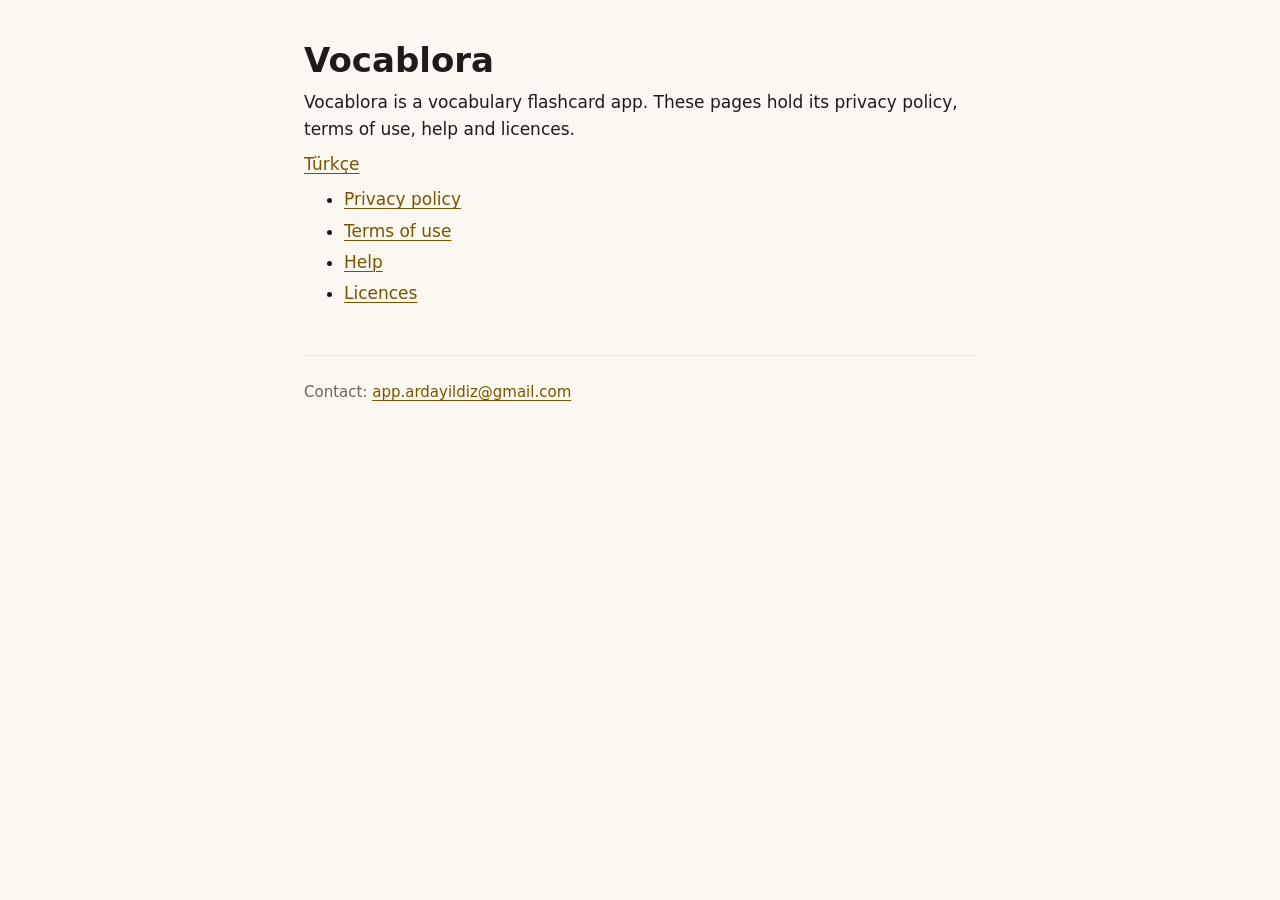
<file: index.html>
<!doctype html>
<html lang="en">
  <head>
    <meta charset="utf-8" />
    <meta name="viewport" content="width=device-width, initial-scale=1.0, viewport-fit=cover" />
    <title>Vocablora</title>
    <meta
      name="description"
      content="Privacy policy, terms of use and help for the Vocablora app."
    />
    <link rel="icon" href="favicon.svg" type="image/svg+xml" />
    <link rel="alternate" hreflang="tr" href="tr/" />
    <link rel="stylesheet" href="legal.css" />
  </head>
  <body>
    <main class="page">
      <h1>Vocablora</h1>
      <p>
        Vocablora is a vocabulary flashcard app. These pages hold its privacy policy, terms of use,
        help and licences.
      </p>
      <p><a href="tr/" hreflang="tr" lang="tr">Türkçe</a></p>

      <ul>
        <li><a href="privacy/">Privacy policy</a></li>
        <li><a href="terms/">Terms of use</a></li>
        <li><a href="help/">Help</a></li>
        <li><a href="licenses/">Licences</a></li>
      </ul>

      <footer>
        <p>Contact: <a href="mailto:app.ardayildiz@gmail.com">app.ardayildiz@gmail.com</a></p>
      </footer>
    </main>
  </body>
</html>
</file>
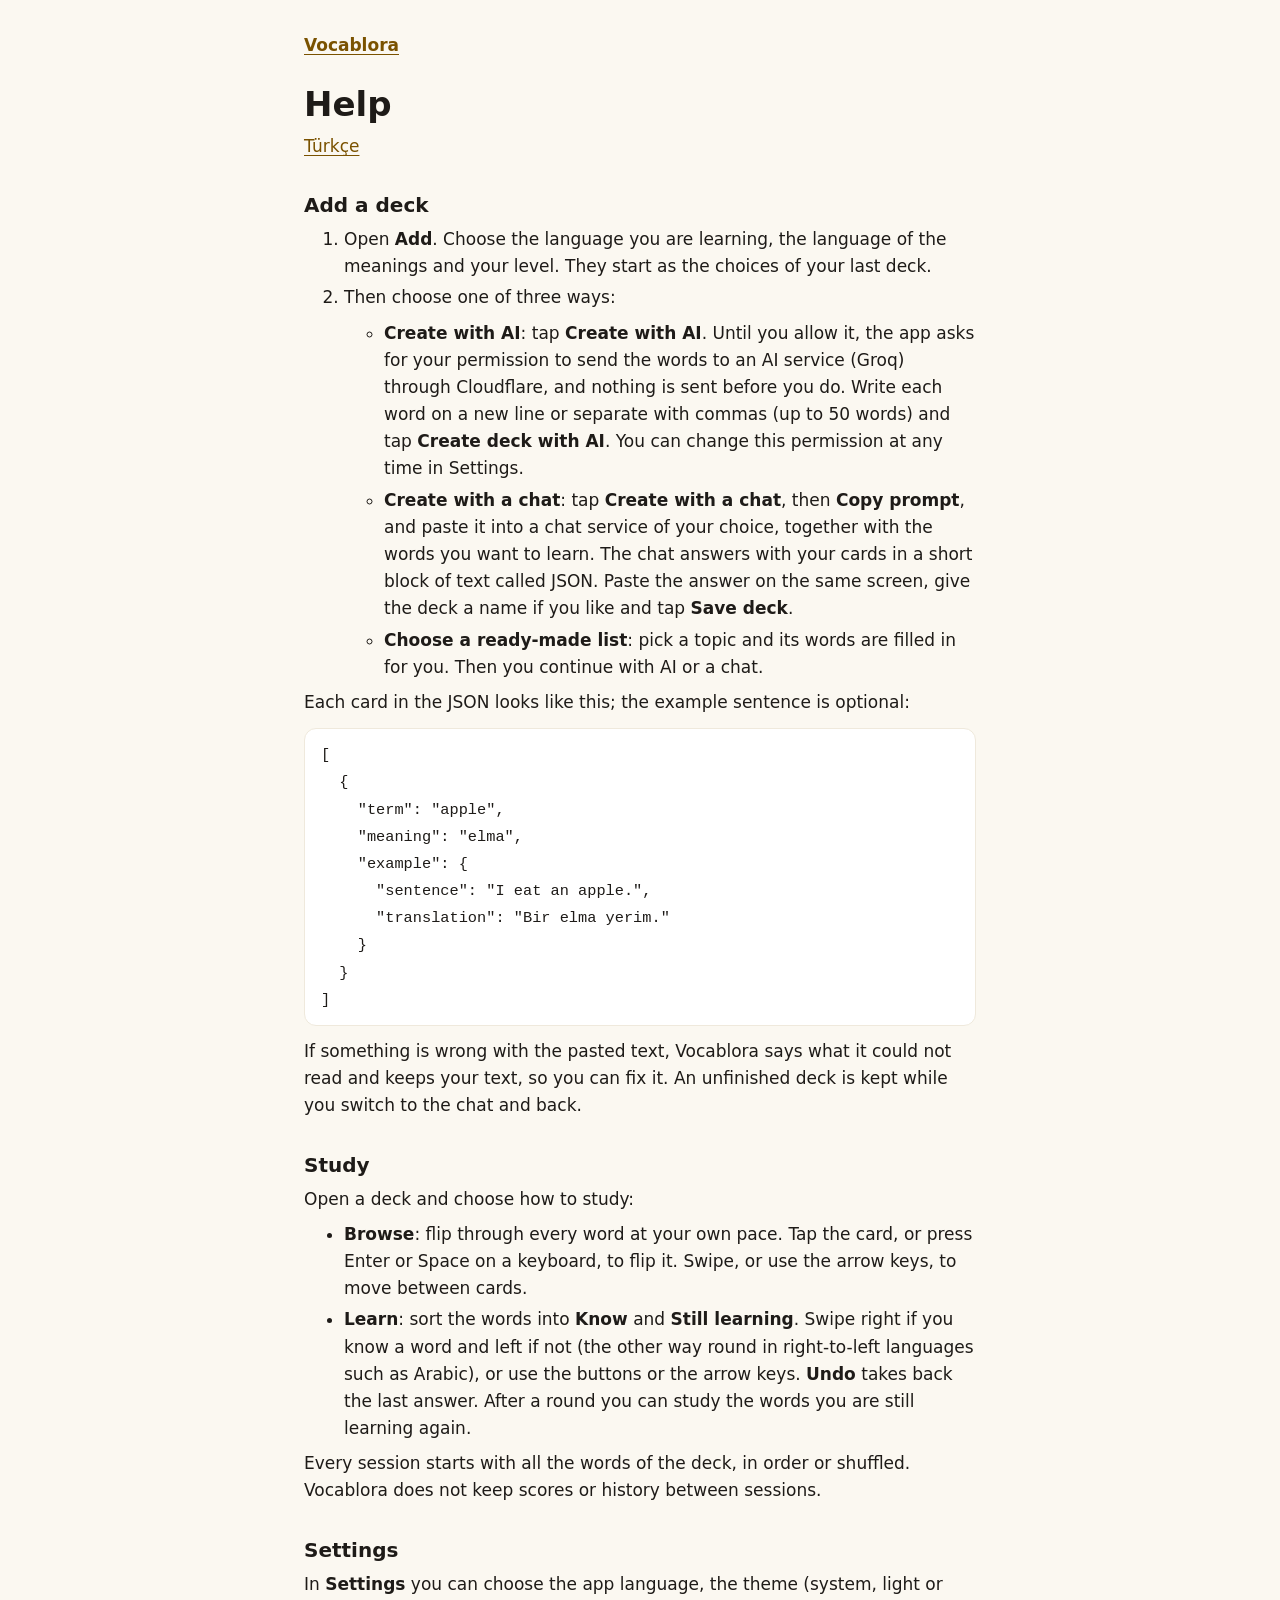
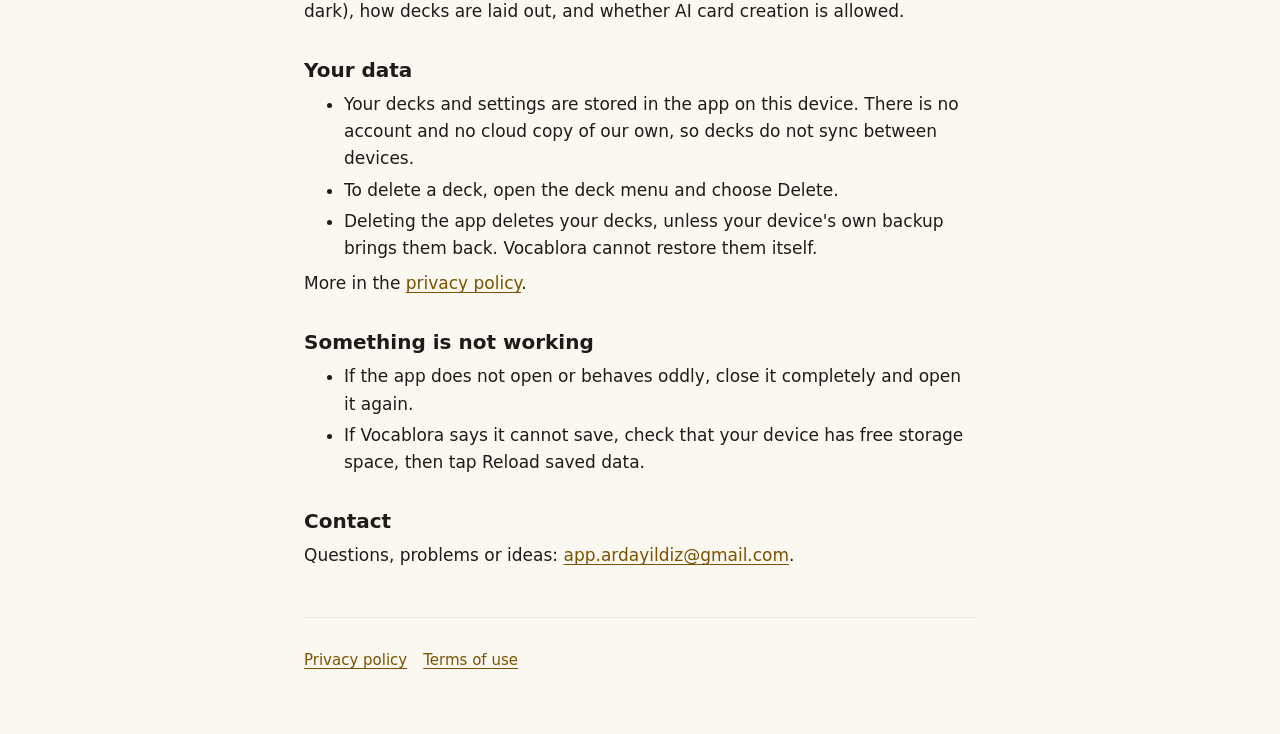
<file: help/index.html>
<!doctype html>
<html lang="en">
  <head>
    <meta charset="utf-8" />
    <meta name="viewport" content="width=device-width, initial-scale=1.0, viewport-fit=cover" />
    <title>Help | Vocablora</title>
    <meta
      name="description"
      content="How to add decks, study and look after your data in the Vocablora app."
    />
    <link rel="icon" href="../favicon.svg" type="image/svg+xml" />
    <link rel="alternate" hreflang="tr" href="../tr/help/" />
    <link rel="stylesheet" href="../legal.css" />
  </head>
  <body>
    <main class="page">
      <a class="back" href="../">Vocablora</a>
      <h1>Help</h1>
      <p><a href="../tr/help/" hreflang="tr" lang="tr">Türkçe</a></p>

      <h2>Add a deck</h2>
      <ol>
        <li>
          Open <strong>Add</strong>. Choose the language you are learning, the language of the
          meanings and your level. They start as the choices of your last deck.
        </li>
        <li>
          Then choose one of three ways:
          <ul>
            <li>
              <strong>Create with AI</strong>: tap <strong>Create with AI</strong>. Until
              you allow it, the app asks for your permission to send the words to an AI service
              (Groq) through Cloudflare, and nothing is sent before you do. Write each word on a new line or separate with commas (up to 50
              words) and tap <strong>Create deck with AI</strong>. You can change this permission at
              any time in Settings.
            </li>
            <li>
              <strong>Create with a chat</strong>: tap <strong>Create with a chat</strong>, then
              <strong>Copy prompt</strong>, and paste it into a chat service of your choice, together
              with the words you want to learn. The chat answers with your cards in a short block of
              text called JSON. Paste the answer on the same screen, give the deck a name if you like
              and tap <strong>Save deck</strong>.
            </li>
            <li>
              <strong>Choose a ready-made list</strong>: pick a topic and its words are filled in
              for you. Then you continue with AI or a chat.
            </li>
          </ul>
        </li>
      </ol>
      <p>Each card in the JSON looks like this; the example sentence is optional:</p>
      <pre tabindex="0" role="region" aria-label="Example JSON"><code>[
  {
    "term": "apple",
    "meaning": "elma",
    "example": {
      "sentence": "I eat an apple.",
      "translation": "Bir elma yerim."
    }
  }
]</code></pre>
      <p>
        If something is wrong with the pasted text, Vocablora says what it could not read and keeps
        your text, so you can fix it. An unfinished deck is kept while you switch to the chat and
        back.
      </p>

      <h2>Study</h2>
      <p>Open a deck and choose how to study:</p>
      <ul>
        <li>
          <strong>Browse</strong>: flip through every word at your own pace. Tap the card, or press
          Enter or Space on a keyboard, to flip it. Swipe, or use the arrow keys, to move between
          cards.
        </li>
        <li>
          <strong>Learn</strong>: sort the words into <strong>Know</strong> and
          <strong>Still learning</strong>. Swipe right if you know a word and left if not (the other
          way round in right-to-left languages such as Arabic), or use the buttons or the arrow
          keys. <strong>Undo</strong> takes back the last answer. After a round you can study the
          words you are still learning again.
        </li>
      </ul>
      <p>
        Every session starts with all the words of the deck, in order or shuffled. Vocablora does
        not keep scores or history between sessions.
      </p>

      <h2>Settings</h2>
      <p>
        In <strong>Settings</strong> you can choose the app language, the theme (system, light or
        dark), how decks are laid out, and whether AI card creation is allowed.
      </p>

      <h2>Your data</h2>
      <ul>
        <li>
          Your decks and settings are stored in the app on this device. There is no account and no
          cloud copy of our own, so decks do not sync between devices.
        </li>
        <li>To delete a deck, open the deck menu and choose Delete.</li>
        <li>
          Deleting the app deletes your decks, unless your device's own backup brings them back.
          Vocablora cannot restore them itself.
        </li>
      </ul>
      <p>More in the <a href="../privacy/">privacy policy</a>.</p>

      <h2>Something is not working</h2>
      <ul>
        <li>If the app does not open or behaves oddly, close it completely and open it again.</li>
        <li>
          If Vocablora says it cannot save, check that your device has free storage space, then tap
          Reload saved data.
        </li>
      </ul>

      <h2>Contact</h2>
      <p>
        Questions, problems or ideas:
        <a href="mailto:app.ardayildiz@gmail.com">app.ardayildiz@gmail.com</a>.
      </p>

      <footer>
        <nav aria-label="Vocablora pages">
          <ul>
            <li><a href="../privacy/">Privacy policy</a></li>
            <li><a href="../terms/">Terms of use</a></li>
          </ul>
        </nav>
      </footer>
    </main>
  </body>
</html>
</file>
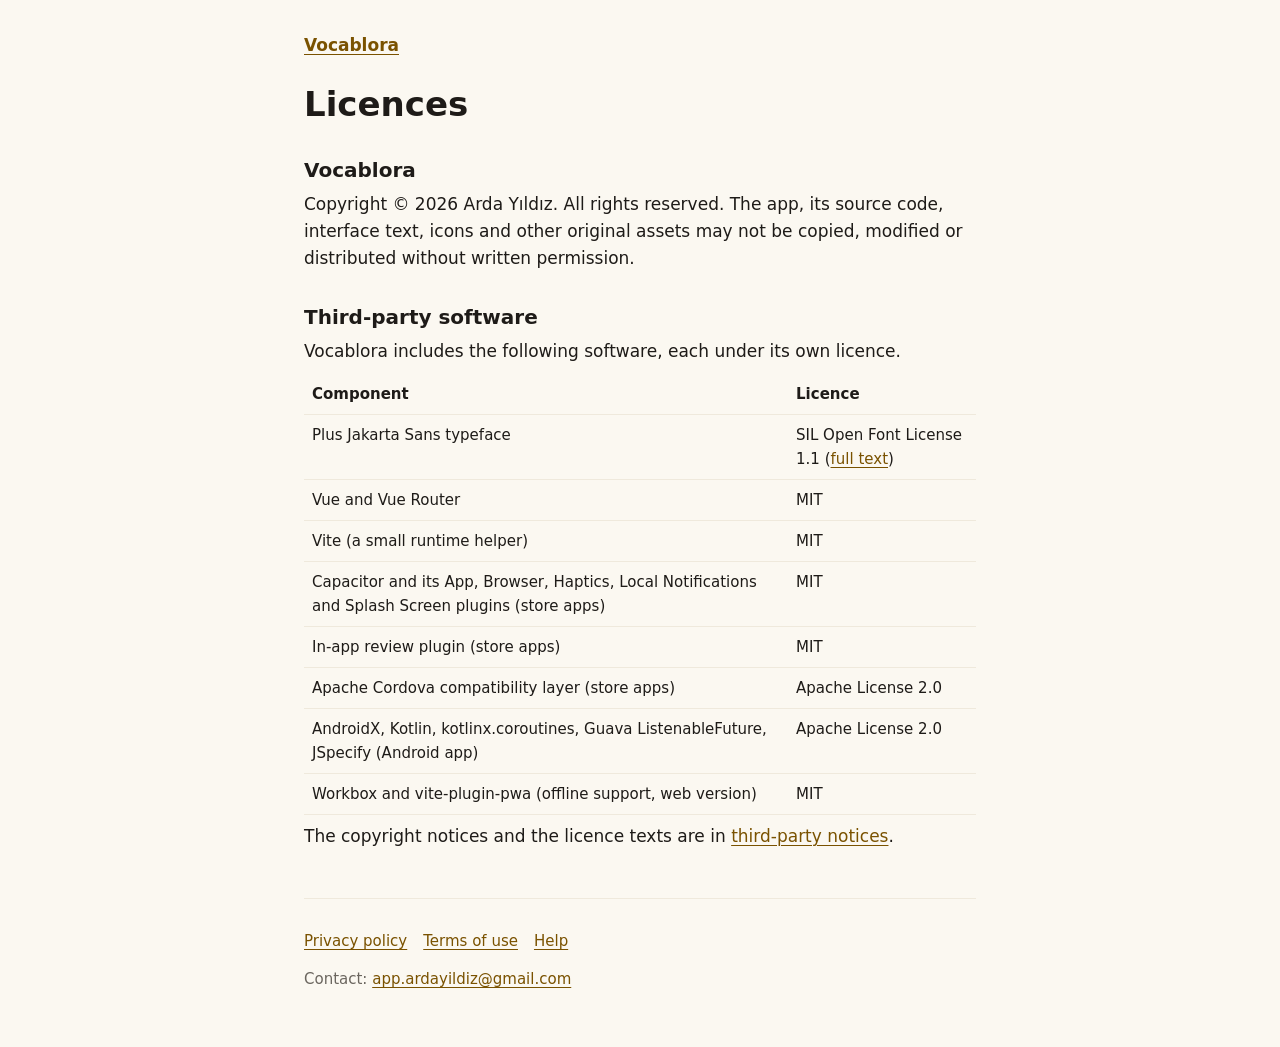
<file: licenses/index.html>
<!doctype html>
<html lang="en">
  <head>
    <meta charset="utf-8" />
    <meta name="viewport" content="width=device-width, initial-scale=1.0, viewport-fit=cover" />
    <title>Licences | Vocablora</title>
    <meta
      name="description"
      content="The licences of Vocablora and of the third-party software it includes."
    />
    <link rel="icon" href="../favicon.svg" type="image/svg+xml" />
    <link rel="stylesheet" href="../legal.css" />
  </head>
  <body>
    <main class="page">
      <a class="back" href="../">Vocablora</a>
      <h1>Licences</h1>

      <h2>Vocablora</h2>
      <p>
        Copyright © 2026 Arda Yıldız. All rights reserved. The app, its source code, interface text,
        icons and other original assets may not be copied, modified or distributed without written
        permission.
      </p>

      <h2>Third-party software</h2>
      <p>Vocablora includes the following software, each under its own licence.</p>
      <table>
        <thead>
          <tr>
            <th scope="col">Component</th>
            <th scope="col">Licence</th>
          </tr>
        </thead>
        <tbody>
          <tr>
            <td>Plus Jakarta Sans typeface</td>
            <td>
              SIL Open Font License 1.1 (<a href="plus-jakarta-sans-OFL.txt">full text</a
              >)
            </td>
          </tr>
          <tr>
            <td>Vue and Vue Router</td>
            <td>MIT</td>
          </tr>
          <tr>
            <td>Vite (a small runtime helper)</td>
            <td>MIT</td>
          </tr>
          <tr>
            <td>
              Capacitor and its App, Browser, Haptics, Local Notifications and Splash Screen plugins
              (store apps)
            </td>
            <td>MIT</td>
          </tr>
          <tr>
            <td>In-app review plugin (store apps)</td>
            <td>MIT</td>
          </tr>
          <tr>
            <td>Apache Cordova compatibility layer (store apps)</td>
            <td>Apache License 2.0</td>
          </tr>
          <tr>
            <td>
              AndroidX, Kotlin, kotlinx.coroutines, Guava ListenableFuture, JSpecify (Android app)
            </td>
            <td>Apache License 2.0</td>
          </tr>
          <tr>
            <td>Workbox and vite-plugin-pwa (offline support, web version)</td>
            <td>MIT</td>
          </tr>
        </tbody>
      </table>
      <p>
        The copyright notices and the licence texts are in
        <a href="third-party-notices.txt">third-party notices</a>.
      </p>

      <footer>
        <nav aria-label="Vocablora pages">
          <ul>
            <li>
              <a href="../privacy/">Privacy policy</a>
            </li>
            <li>
              <a href="../terms/">Terms of use</a>
            </li>
            <li><a href="../help/">Help</a></li>
          </ul>
        </nav>
        <p>Contact: <a href="mailto:app.ardayildiz@gmail.com">app.ardayildiz@gmail.com</a></p>
      </footer>
    </main>
  </body>
</html>
</file>
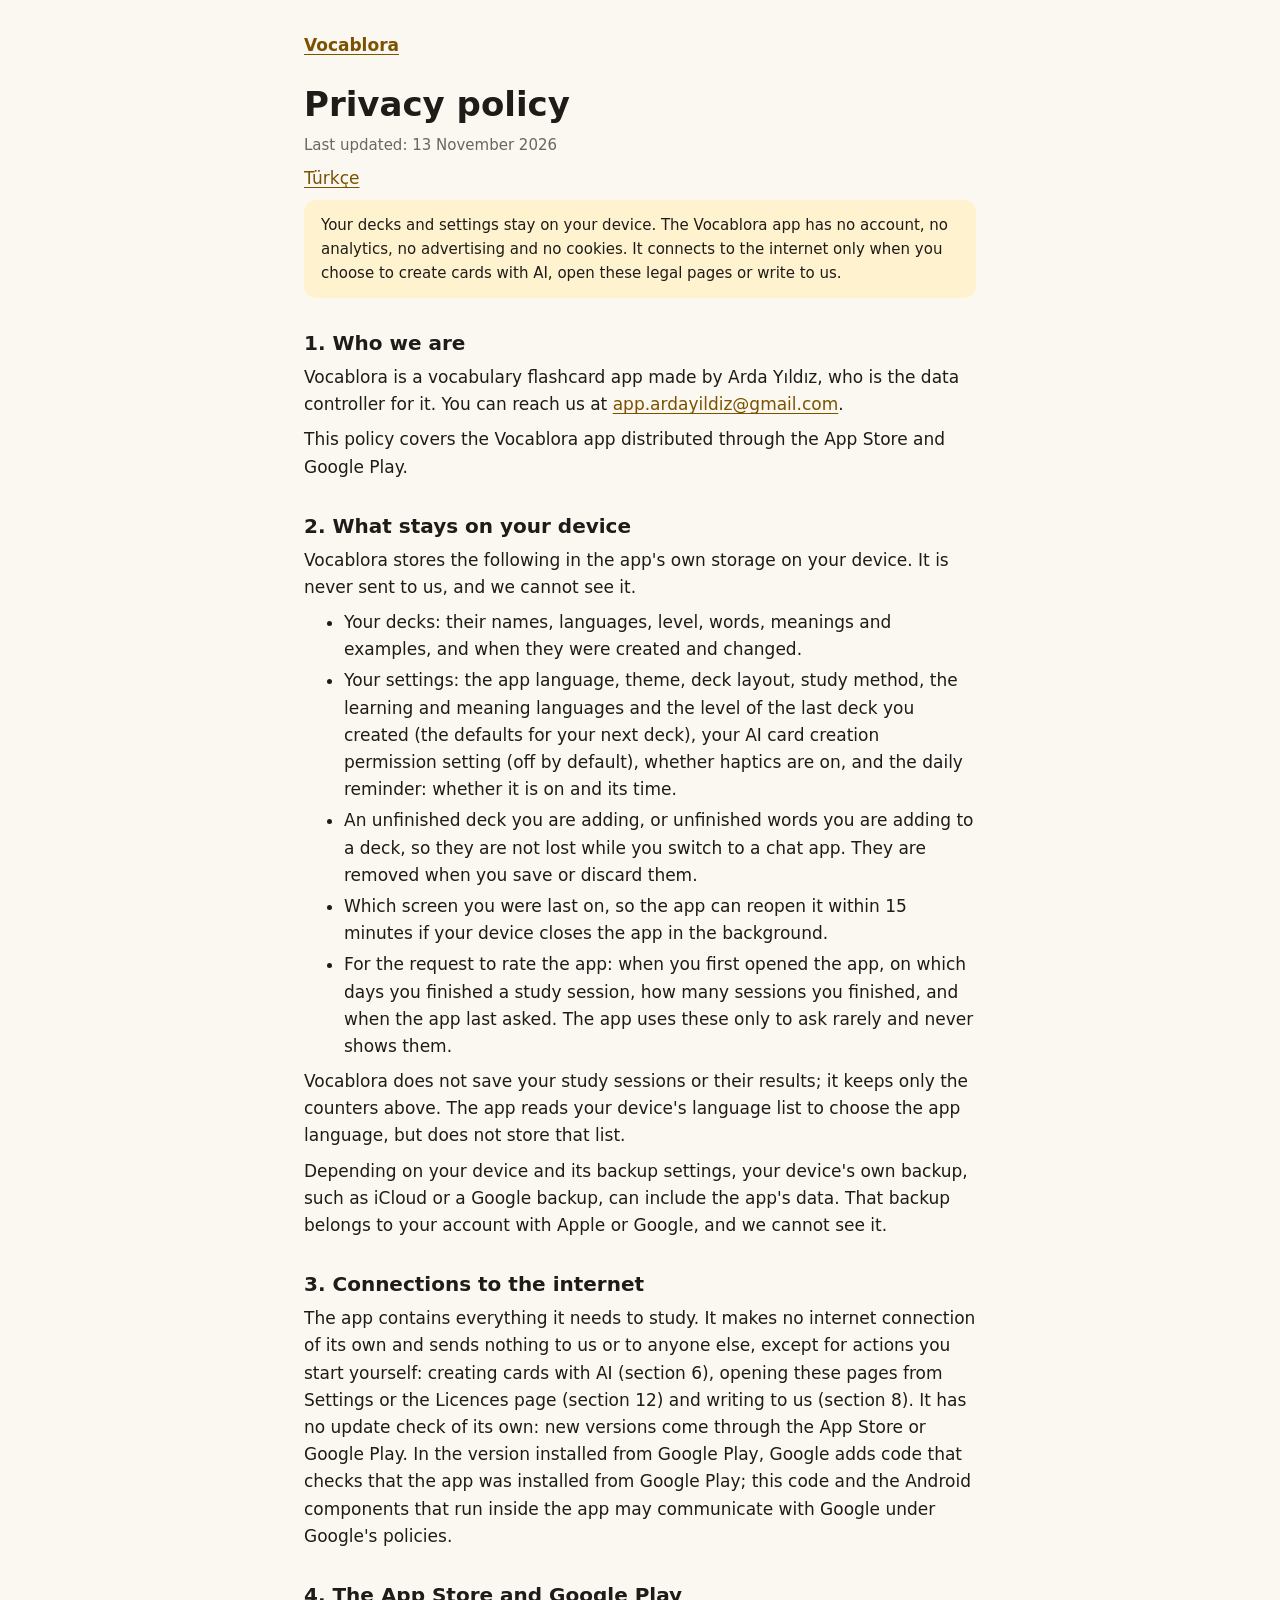
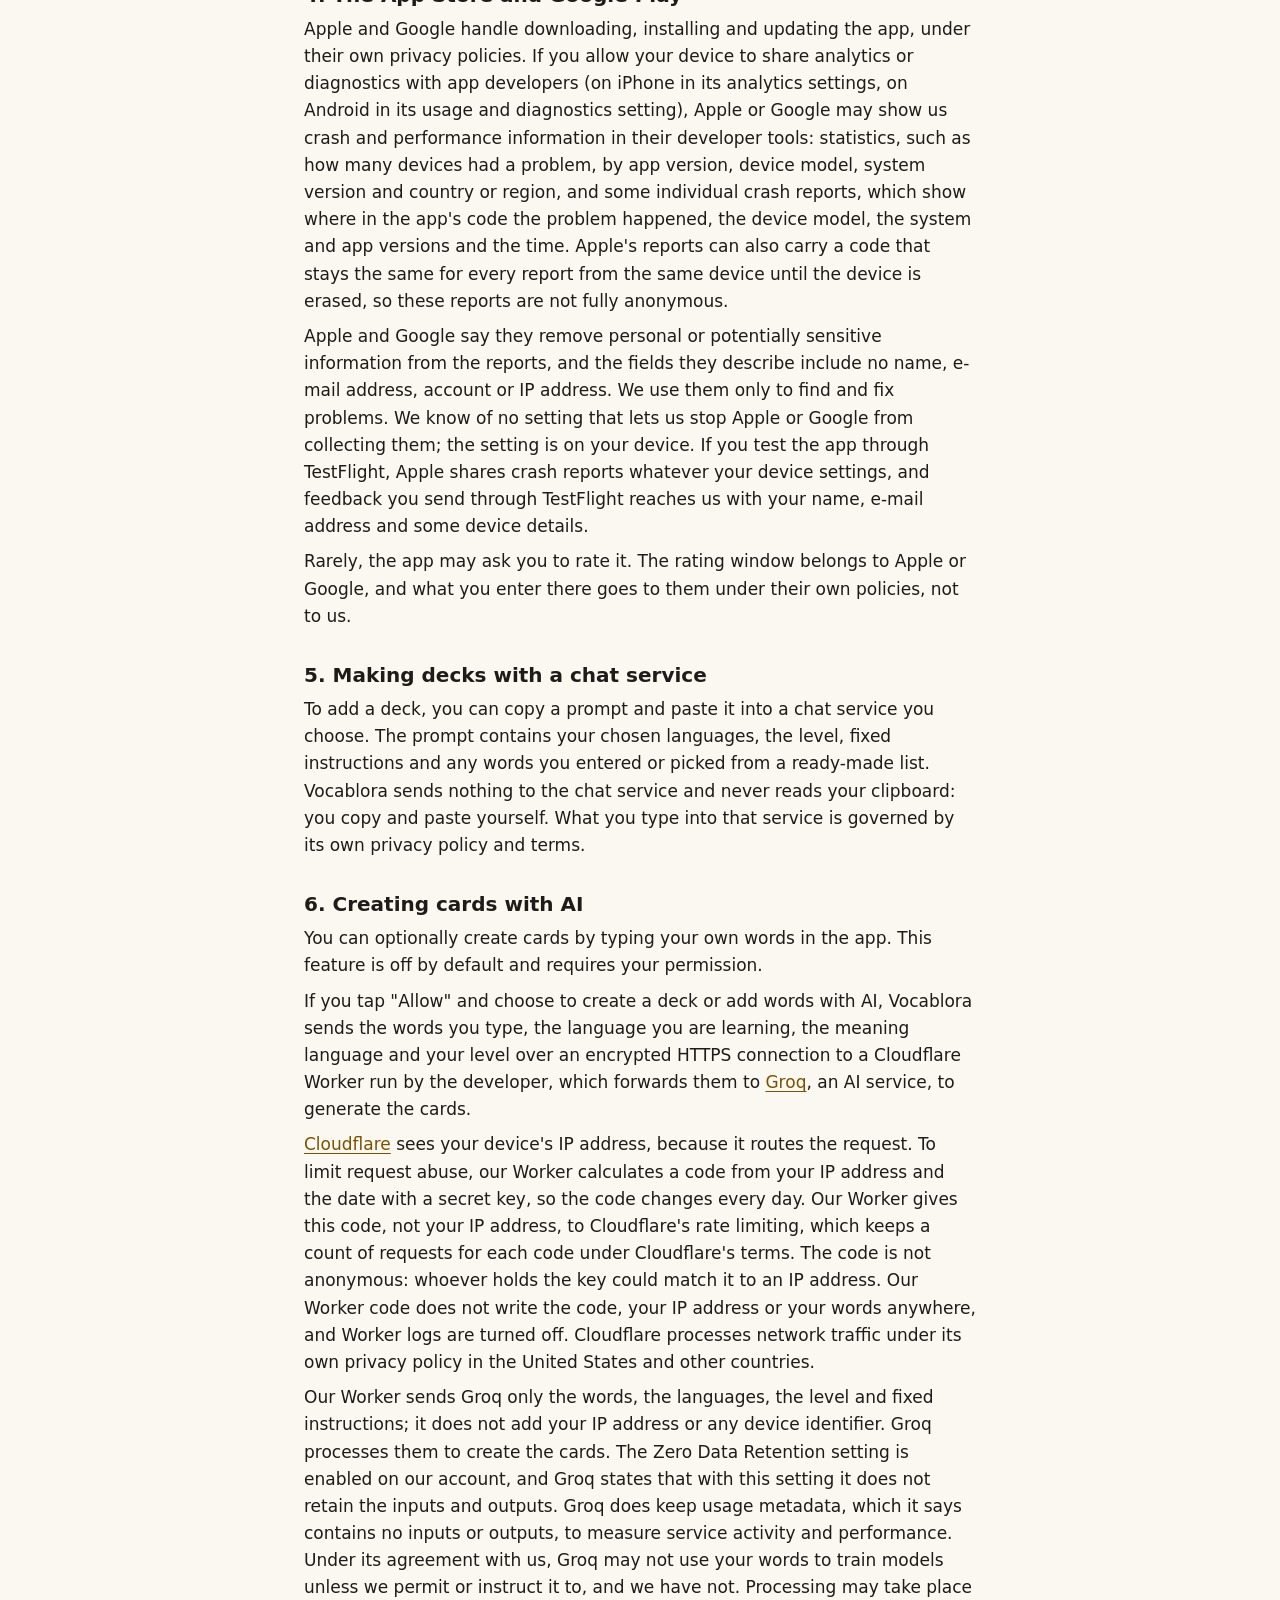
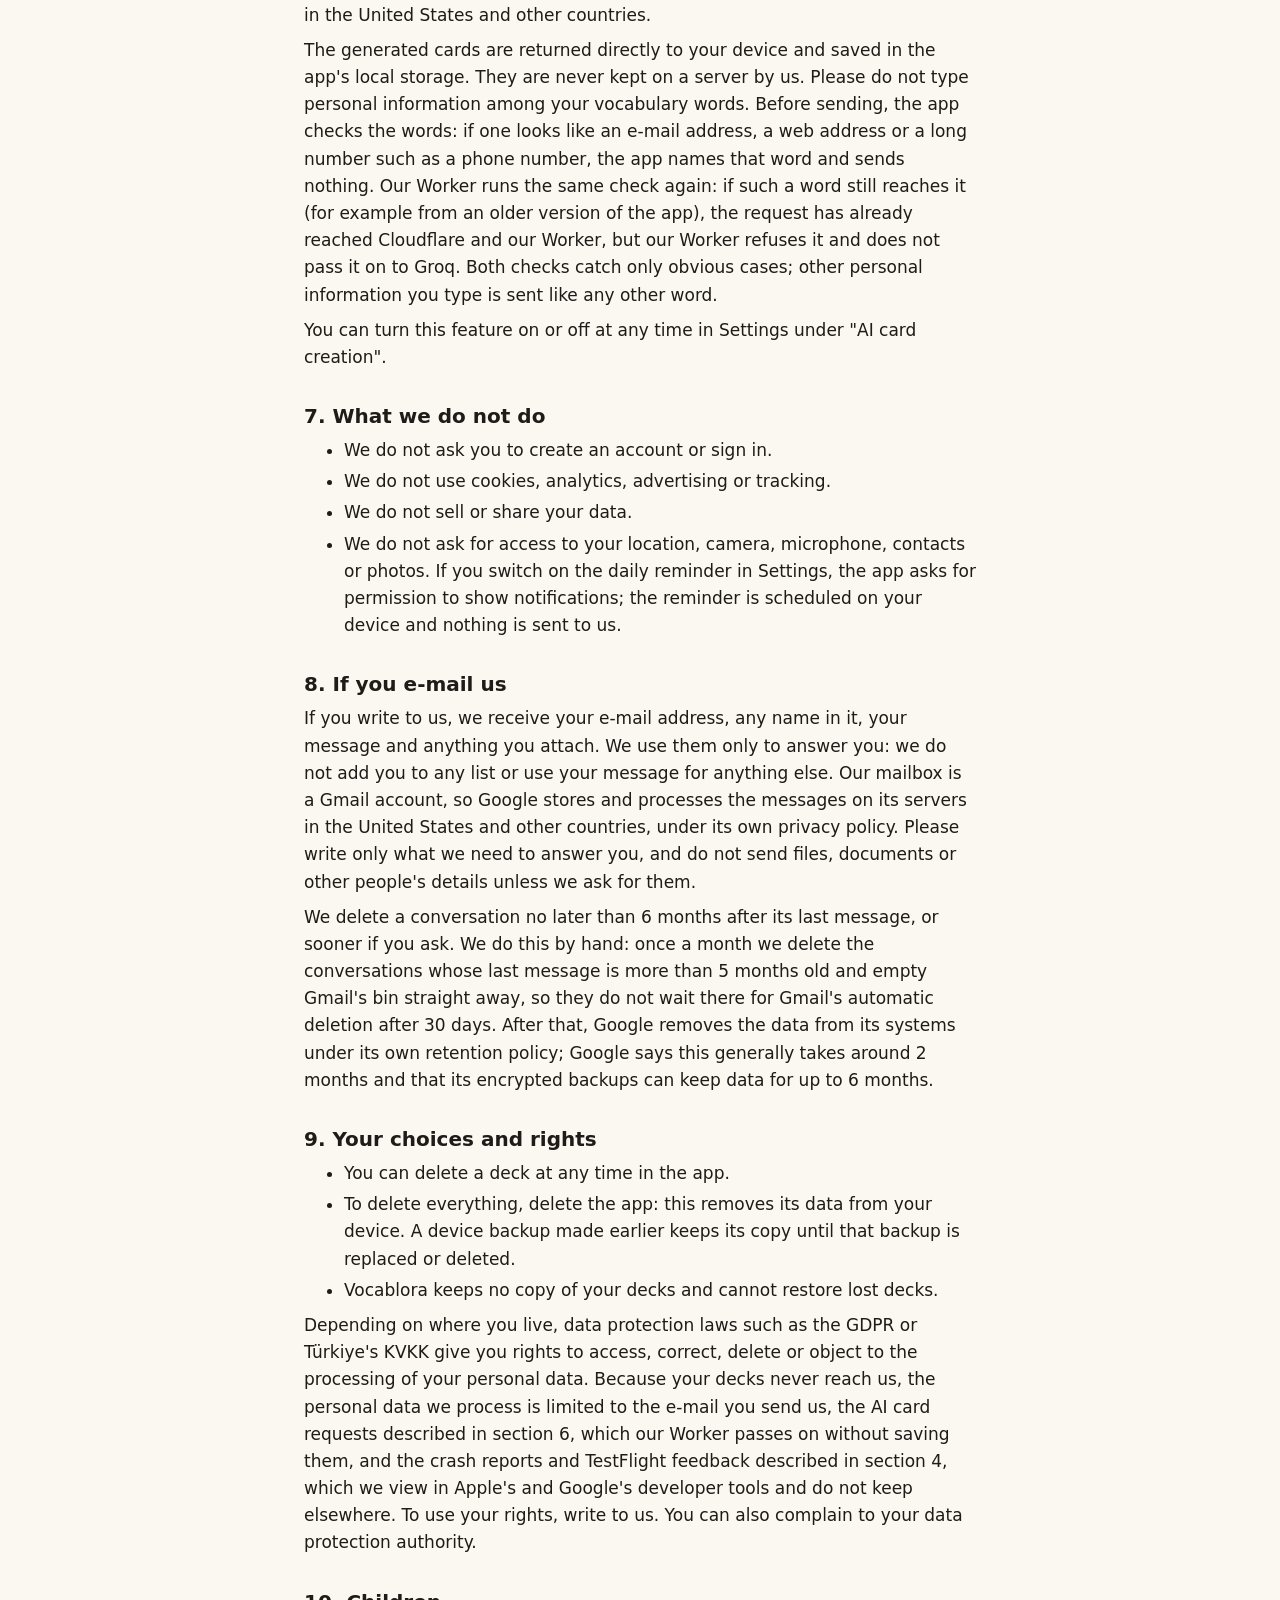
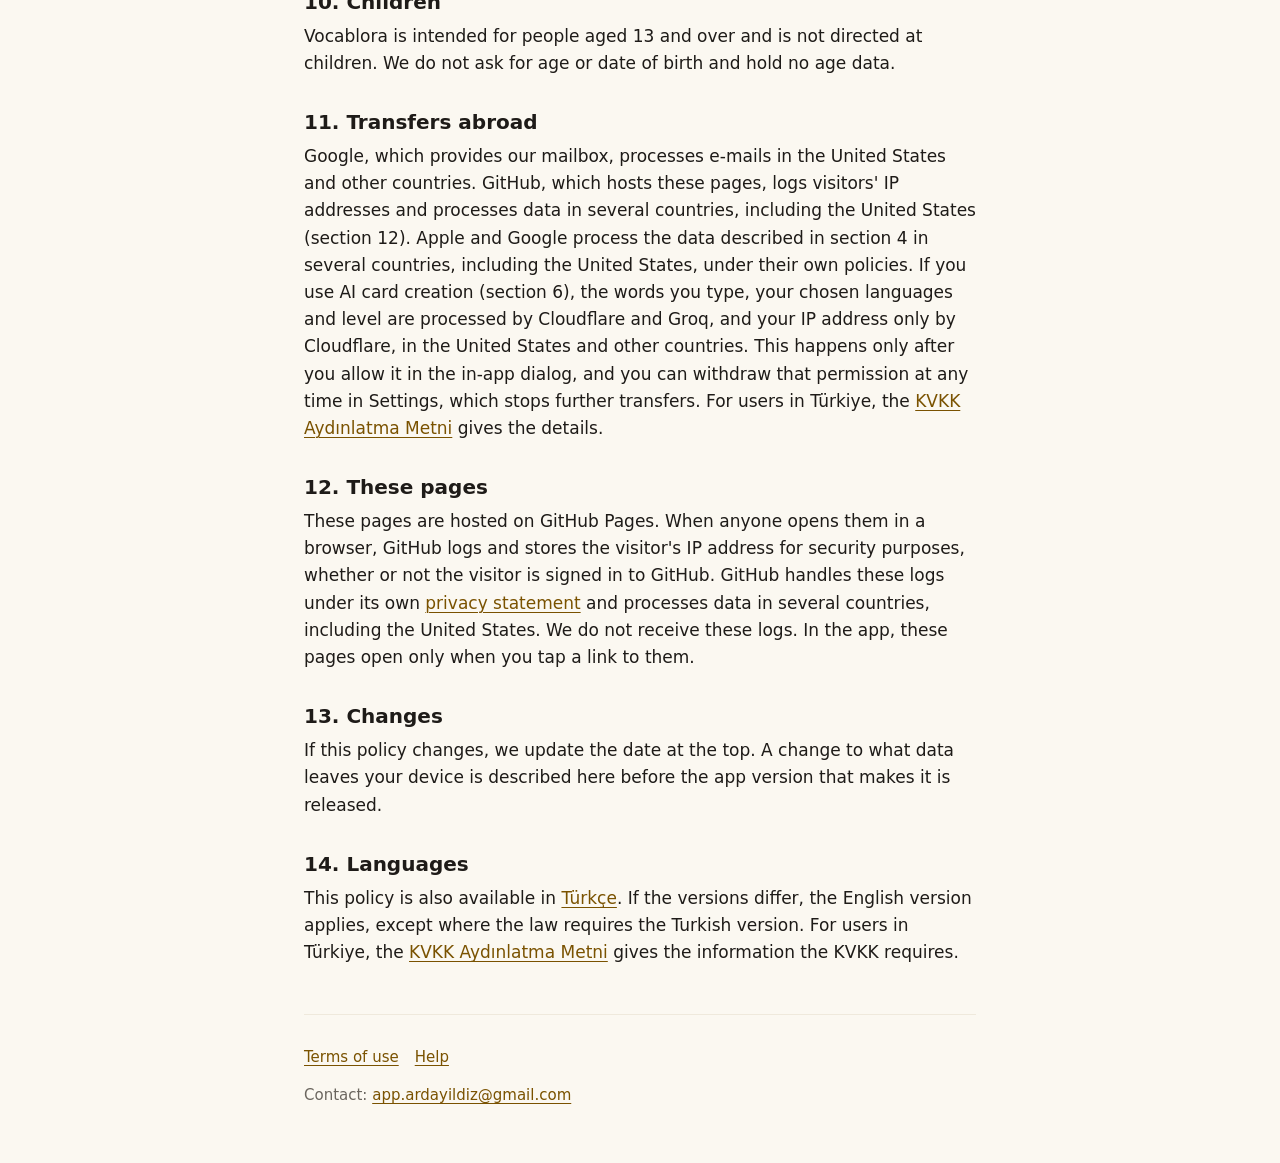
<file: privacy/index.html>
<!doctype html>
<html lang="en">
  <head>
    <meta charset="utf-8" />
    <meta name="viewport" content="width=device-width, initial-scale=1.0, viewport-fit=cover" />
    <title>Privacy policy | Vocablora</title>
    <meta
      name="description"
      content="How the Vocablora app handles data: your decks stay on your device."
    />
    <link rel="icon" href="../favicon.svg" type="image/svg+xml" />
    <link rel="alternate" hreflang="tr" href="../tr/privacy/" />
    <link rel="stylesheet" href="../legal.css" />
  </head>
  <body>
    <main class="page">
      <a class="back" href="../">Vocablora</a>
      <h1>Privacy policy</h1>
      <p class="updated">Last updated: 13 November 2026</p>
      <p><a href="../tr/privacy/" hreflang="tr" lang="tr">Türkçe</a></p>

      <p class="note">
        Your decks and settings stay on your device. The Vocablora app has no account, no analytics,
        no advertising and no cookies. It connects to the internet only when you choose to create
        cards with AI, open these legal pages or write to us.
      </p>

      <h2>1. Who we are</h2>
      <p>
        Vocablora is a vocabulary flashcard app made by Arda Yıldız, who is the data controller for
        it. You can reach us at
        <a href="mailto:app.ardayildiz@gmail.com">app.ardayildiz@gmail.com</a>.
      </p>
      <p>This policy covers the Vocablora app distributed through the App Store and Google Play.</p>

      <h2>2. What stays on your device</h2>
      <p>
        Vocablora stores the following in the app's own storage on your device. It is never sent to
        us, and we cannot see it.
      </p>
      <ul>
        <li>
          Your decks: their names, languages, level, words, meanings and examples, and when they
          were created and changed.
        </li>
        <li>
          Your settings: the app language, theme, deck layout, study method, the learning and
          meaning languages and the level of the last deck you created (the defaults for your next
          deck), your AI card creation permission setting (off by default), whether
          haptics are on, and the daily reminder: whether it is on and its time.
        </li>
        <li>
          An unfinished deck you are adding, or unfinished words you are adding to a deck, so they
          are not lost while you switch to a chat app. They are removed when you save or discard
          them.
        </li>
        <li>
          Which screen you were last on, so the app can reopen it within 15 minutes if your device
          closes the app in the background.
        </li>
        <li>
          For the request to rate the app: when you first opened the app, on which days you
          finished a study session, how many sessions you finished, and when the app last asked.
          The app uses these only to ask rarely and never shows them.
        </li>
      </ul>
      <p>
        Vocablora does not save your study sessions or their results; it keeps only the counters
        above. The app reads your device's language
        list to choose the app language, but does not store that list.
      </p>
      <p>
        Depending on your device and its backup settings, your device's own backup, such as iCloud
        or a Google backup, can include the app's data. That backup belongs to your account with
        Apple or Google, and we cannot see it.
      </p>

      <h2>3. Connections to the internet</h2>
      <p>
        The app contains everything it needs to study. It makes no internet connection of its own
        and sends nothing to us or to anyone else, except for actions you start yourself: creating
        cards with AI (section 6), opening these pages from Settings or the Licences page (section
        12) and writing to us (section 8). It has no update check of its own: new versions come
        through the App Store or Google Play. In the version installed from Google Play, Google adds
        code that checks that the app was installed from Google Play; this code and the Android
        components that run inside the app may communicate with Google under Google's policies.
      </p>

      <h2>4. The App Store and Google Play</h2>
      <p>
        Apple and Google handle downloading, installing and updating the app, under their own
        privacy policies. If you allow your device to share analytics or diagnostics with app
        developers (on iPhone in its analytics settings, on Android in its usage and diagnostics
        setting), Apple or Google may show us crash and performance information in their developer
        tools: statistics, such as how many devices had a problem, by app version, device model,
        system version and country or region, and some individual crash reports, which show where in
        the app's code the problem happened, the device model, the system and app versions and the
        time. Apple's reports can also carry a code that stays the same for every report from the
        same device until the device is erased, so these reports are not fully anonymous.
      </p>
      <p>
        Apple and Google say they remove personal or potentially sensitive information from the
        reports, and the fields they describe include no name, e-mail address, account or IP
        address. We use them only to find and fix problems. We know of no setting that lets us stop
        Apple or Google from collecting them; the setting is on your device. If you test the app
        through TestFlight, Apple shares crash reports whatever your device settings, and feedback you
        send through TestFlight reaches us with your name, e-mail address and some device details.
      </p>
      <p>
        Rarely, the app may ask you to rate it. The rating window belongs to Apple or
        Google, and what you enter there goes to them under their own policies, not to us.
      </p>

      <h2>5. Making decks with a chat service</h2>
      <p>
        To add a deck, you can copy a prompt and paste it into a chat service you choose. The prompt
        contains your chosen languages, the level, fixed instructions and any words you entered or picked from a ready-made list. Vocablora sends
        nothing to the chat service and never reads your clipboard: you copy and paste yourself.
        What you type into that service is governed by its own privacy policy and terms.
      </p>

      <h2>6. Creating cards with AI</h2>
      <p>
        You can optionally create cards by typing your own words in the app. This feature is off by
        default and requires your permission.
      </p>
      <p>
        If you tap "Allow" and choose to create a deck or add words with AI, Vocablora sends the words you type,
        the language you are learning, the meaning language and your level over an encrypted HTTPS
        connection to a Cloudflare Worker run by the developer, which forwards them to
        <a href="https://groq.com/privacy-policy/">Groq</a>, an AI service, to generate the cards.
      </p>
      <p>
        <a href="https://www.cloudflare.com/privacypolicy/">Cloudflare</a> sees your device's IP
        address, because it routes the request. To limit request abuse, our Worker calculates a code
        from your IP address and the date with a secret key, so the code changes every day. Our
        Worker gives this code, not your IP address, to Cloudflare's rate limiting, which keeps a
        count of requests for each code under Cloudflare's terms. The code is not anonymous: whoever
        holds the key could match it to an IP address. Our Worker code does not write the code, your
        IP address or your words anywhere, and Worker logs are turned off. Cloudflare processes
        network traffic under its own privacy policy in the United States and other countries.
      </p>
      <p>
        Our Worker sends Groq only the words, the languages, the level and fixed instructions; it
        does not add your IP address or any device identifier. Groq processes them to create the
        cards. The Zero Data Retention setting is enabled on our account, and Groq states that with
        this setting it does not retain the inputs and outputs. Groq does keep usage metadata, which
        it says contains no inputs or outputs, to measure service activity and performance. Under its
        agreement with us, Groq may not use your words to train models unless we permit or instruct
        it to, and we have not. Processing may take place in the United States and other countries.
      </p>
      <p>
        The generated cards are returned directly to your device and saved in the app's local
        storage. They are never kept on a server by us. Please do not type personal information
        among your vocabulary words. Before sending, the app checks the words: if one looks like an
        e-mail address, a web address or a long number such as a phone number, the app names that
        word and sends nothing. Our Worker runs the same check again: if such a word still reaches it
        (for example from an older version of the app), the request has already reached Cloudflare
        and our Worker, but our Worker refuses it and does not pass it on to Groq. Both checks catch
        only obvious cases; other personal information you type is sent like any other word.
      </p>
      <p>
        You can turn this feature on or off at any time in Settings under "AI card creation".
      </p>

      <h2>7. What we do not do</h2>
      <ul>
        <li>We do not ask you to create an account or sign in.</li>
        <li>We do not use cookies, analytics, advertising or tracking.</li>
        <li>We do not sell or share your data.</li>
        <li>
          We do not ask for access to your location, camera, microphone, contacts or photos. If you
          switch on the daily reminder in Settings, the app asks for permission to show
          notifications; the reminder is scheduled on your device and nothing is sent to us.
        </li>
      </ul>

      <h2>8. If you e-mail us</h2>
      <p>
        If you write to us, we receive your e-mail address, any name in it, your message and anything
        you attach. We use them only to answer you: we do not add you to any list or use your message
        for anything else. Our mailbox is a Gmail account, so Google stores and processes the
        messages on its servers in the United States and other countries, under its own privacy
        policy. Please write only what we need to answer you, and do not send files, documents or
        other people's details unless we ask for them.
      </p>
      <p>
        We delete a conversation no later than 6 months after its last message, or sooner if you ask.
        We do this by hand: once a month we delete the conversations whose last message is more than
        5 months old and empty Gmail's bin straight away, so they do not wait there for Gmail's
        automatic deletion after 30 days. After that, Google removes the data from its systems under
        its own retention policy; Google says this generally takes around 2 months and that its
        encrypted backups can keep data for up to 6 months.
      </p>

      <h2>9. Your choices and rights</h2>
      <ul>
        <li>You can delete a deck at any time in the app.</li>
        <li>
          To delete everything, delete the app: this removes its data from your device. A device
          backup made earlier keeps its copy until that backup is replaced or deleted.
        </li>
        <li>Vocablora keeps no copy of your decks and cannot restore lost decks.</li>
      </ul>
      <p>
        Depending on where you live, data protection laws such as the GDPR or Türkiye's KVKK give
        you rights to access, correct, delete or object to the processing of your personal data.
        Because your decks never reach us, the personal data we process is limited to the e-mail you
        send us, the AI card requests described in section 6, which our Worker passes on without
        saving them, and the crash reports and TestFlight feedback described in section 4, which we
        view in Apple's and Google's developer tools and do not keep elsewhere. To use your rights,
        write to us. You can also
        complain to your data protection authority.
      </p>

      <h2>10. Children</h2>
      <p>
        Vocablora is intended for people aged 13 and over and is not directed at children. We do not
        ask for age or date of birth and hold no age data.
      </p>

      <h2>11. Transfers abroad</h2>
      <p>
        Google, which provides our mailbox, processes e-mails in the United States and other
        countries. GitHub, which hosts these pages, logs visitors' IP addresses and processes data in
        several countries, including the United States (section 12). Apple and Google
        process the data described in section 4 in several countries, including the United States,
        under their own policies. If you use AI card creation (section 6), the words you type, your
        chosen languages and level are processed by Cloudflare and Groq, and your IP address only by
        Cloudflare, in the United States and other countries. This happens only after you allow it
        in the in-app dialog, and you can withdraw that permission at any time in Settings, which
        stops further transfers. For users in Türkiye, the
        <a href="../tr/kvkk/" hreflang="tr" lang="tr">KVKK Aydınlatma Metni</a> gives the details.
      </p>

      <h2>12. These pages</h2>
      <p>
        These pages are hosted on GitHub Pages. When anyone opens them in a browser, GitHub logs and
        stores the visitor's IP address for security purposes, whether or not the visitor is signed
        in to GitHub. GitHub handles these logs under its own
        <a
          href="https://docs.github.com/en/site-policy/privacy-policies/github-general-privacy-statement"
          >privacy statement</a
        >
        and processes data in several countries, including the United States. We do not receive
        these logs. In the app, these pages open only when you tap a link to them.
      </p>

      <h2>13. Changes</h2>
      <p>
        If this policy changes, we update the date at the top. A change to what data leaves your
        device is described here before the app version that makes it is released.
      </p>

      <h2>14. Languages</h2>
      <p>
        This policy is also available in
        <a href="../tr/privacy/" hreflang="tr" lang="tr">Türkçe</a>. If the versions differ, the
        English version applies, except where the law requires the Turkish version. For users in
        Türkiye, the <a href="../tr/kvkk/" hreflang="tr" lang="tr">KVKK Aydınlatma Metni</a> gives
        the information the KVKK requires.
      </p>

      <footer>
        <nav aria-label="Vocablora pages">
          <ul>
            <li><a href="../terms/">Terms of use</a></li>
            <li><a href="../help/">Help</a></li>
          </ul>
        </nav>
        <p>Contact: <a href="mailto:app.ardayildiz@gmail.com">app.ardayildiz@gmail.com</a></p>
      </footer>
    </main>
  </body>
</html>
</file>
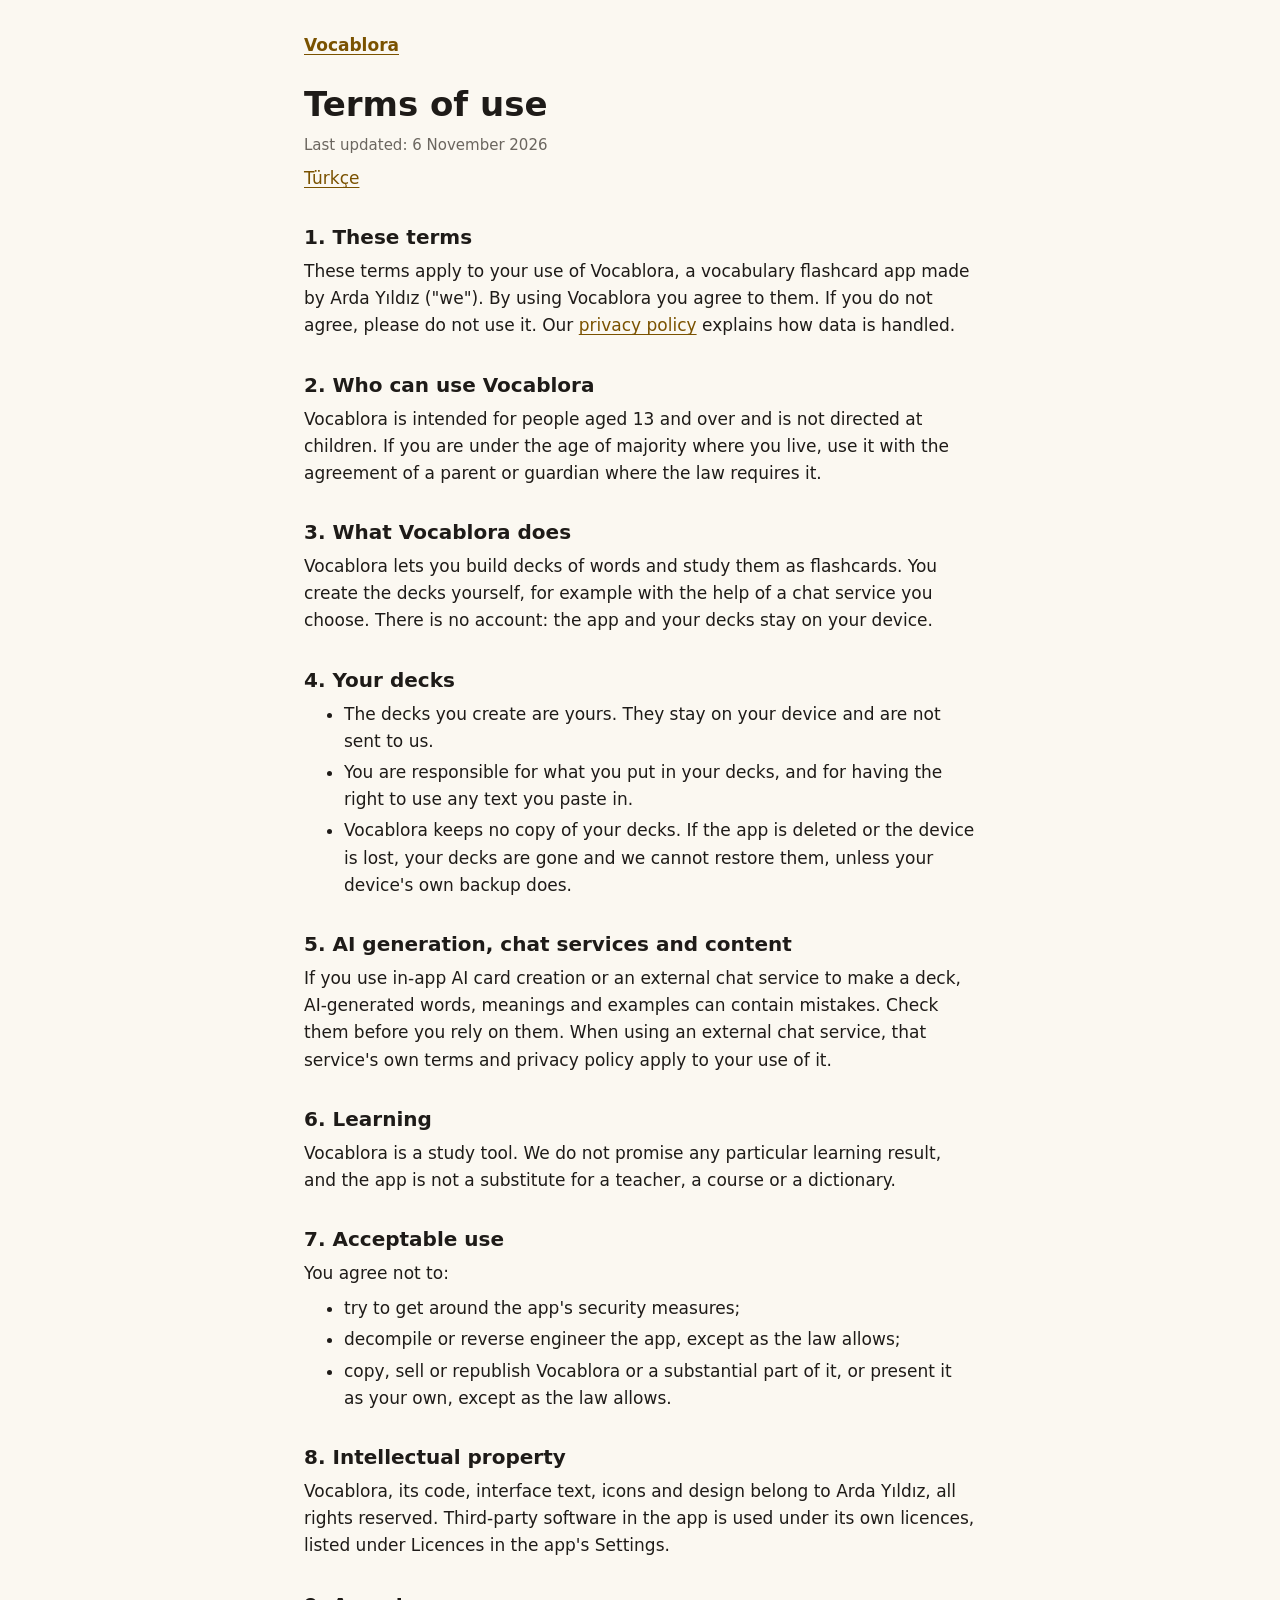
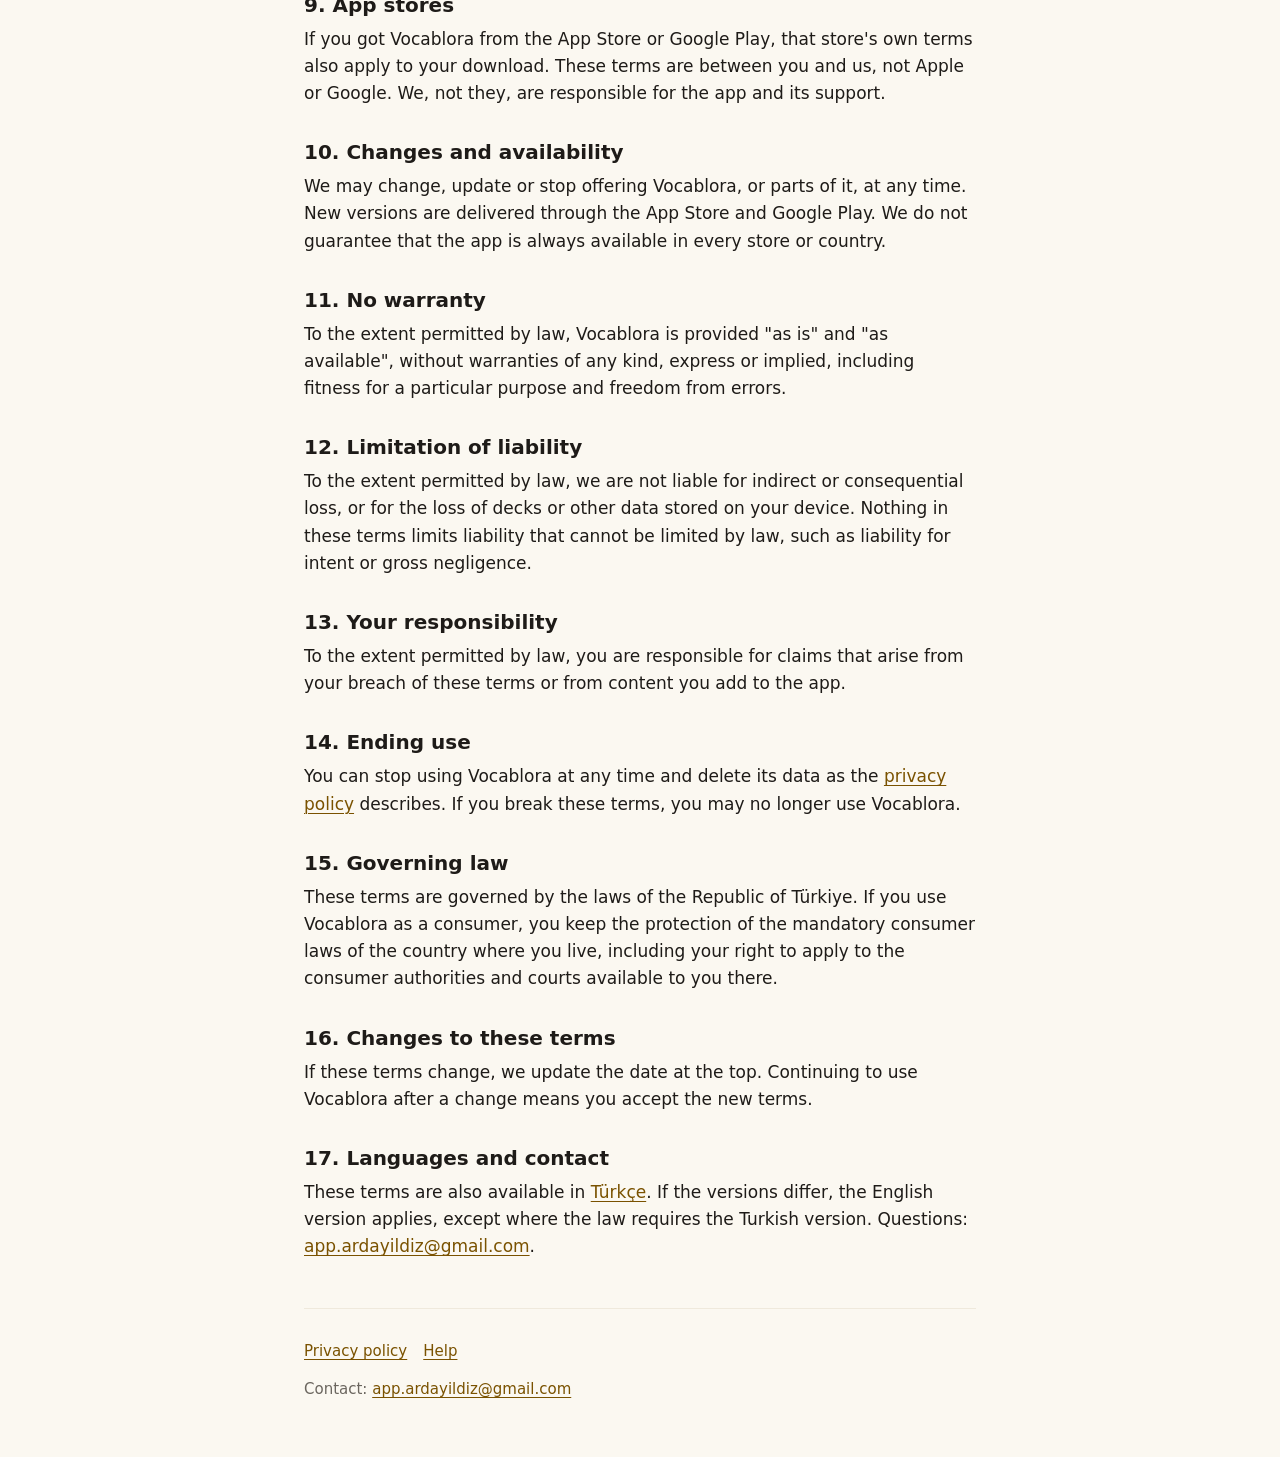
<file: terms/index.html>
<!doctype html>
<html lang="en">
  <head>
    <meta charset="utf-8" />
    <meta name="viewport" content="width=device-width, initial-scale=1.0, viewport-fit=cover" />
    <title>Terms of use | Vocablora</title>
    <meta name="description" content="The terms for using the Vocablora app." />
    <link rel="icon" href="../favicon.svg" type="image/svg+xml" />
    <link rel="alternate" hreflang="tr" href="../tr/terms/" />
    <link rel="stylesheet" href="../legal.css" />
  </head>
  <body>
    <main class="page">
      <a class="back" href="../">Vocablora</a>
      <h1>Terms of use</h1>
      <p class="updated">Last updated: 6 November 2026</p>
      <p><a href="../tr/terms/" hreflang="tr" lang="tr">Türkçe</a></p>

      <h2>1. These terms</h2>
      <p>
        These terms apply to your use of Vocablora, a vocabulary flashcard app made by Arda Yıldız
        ("we"). By using Vocablora you agree to them. If you do not agree, please do not use it. Our
        <a href="../privacy/">privacy policy</a> explains how data is handled.
      </p>

      <h2>2. Who can use Vocablora</h2>
      <p>
        Vocablora is intended for people aged 13 and over and is not directed at children. If you
        are under the age of majority where you live, use it with the agreement of a parent or
        guardian where the law requires it.
      </p>

      <h2>3. What Vocablora does</h2>
      <p>
        Vocablora lets you build decks of words and study them as flashcards. You create the decks
        yourself, for example with the help of a chat service you choose. There is no account: the
        app and your decks stay on your device.
      </p>

      <h2>4. Your decks</h2>
      <ul>
        <li>The decks you create are yours. They stay on your device and are not sent to us.</li>
        <li>
          You are responsible for what you put in your decks, and for having the right to use any
          text you paste in.
        </li>
        <li>
          Vocablora keeps no copy of your decks. If the app is deleted or the device is lost, your
          decks are gone and we cannot restore them, unless your device's own backup does.
        </li>
      </ul>

      <h2>5. AI generation, chat services and content</h2>
      <p>
        If you use in-app AI card creation or an external chat service to make a deck, AI-generated
        words, meanings and examples can contain mistakes. Check them before you rely on them.
        When using an external chat service, that service's own terms and privacy policy apply to your use of it.
      </p>

      <h2>6. Learning</h2>
      <p>
        Vocablora is a study tool. We do not promise any particular learning result, and the app is
        not a substitute for a teacher, a course or a dictionary.
      </p>

      <h2>7. Acceptable use</h2>
      <p>You agree not to:</p>
      <ul>
        <li>try to get around the app's security measures;</li>
        <li>decompile or reverse engineer the app, except as the law allows;</li>
        <li>
          copy, sell or republish Vocablora or a substantial part of it, or present it as your own,
          except as the law allows.
        </li>
      </ul>

      <h2>8. Intellectual property</h2>
      <p>
        Vocablora, its code, interface text, icons and design belong to Arda Yıldız, all rights
        reserved. Third-party software in the app is used under its own licences, listed under
        Licences in the app's Settings.
      </p>

      <h2>9. App stores</h2>
      <p>
        If you got Vocablora from the App Store or Google Play, that store's own terms also apply to
        your download. These terms are between you and us, not Apple or Google. We, not they, are
        responsible for the app and its support.
      </p>

      <h2>10. Changes and availability</h2>
      <p>
        We may change, update or stop offering Vocablora, or parts of it, at any time. New versions
        are delivered through the App Store and Google Play. We do not guarantee that the app is
        always available in every store or country.
      </p>

      <h2>11. No warranty</h2>
      <p>
        To the extent permitted by law, Vocablora is provided "as is" and "as available", without
        warranties of any kind, express or implied, including fitness for a particular purpose and
        freedom from errors.
      </p>

      <h2>12. Limitation of liability</h2>
      <p>
        To the extent permitted by law, we are not liable for indirect or consequential loss, or for
        the loss of decks or other data stored on your device. Nothing in these terms limits
        liability that cannot be limited by law, such as liability for intent or gross negligence.
      </p>

      <h2>13. Your responsibility</h2>
      <p>
        To the extent permitted by law, you are responsible for claims that arise from your breach
        of these terms or from content you add to the app.
      </p>

      <h2>14. Ending use</h2>
      <p>
        You can stop using Vocablora at any time and delete its data as the
        <a href="../privacy/">privacy policy</a> describes. If you break these terms, you may no
        longer use Vocablora.
      </p>

      <h2>15. Governing law</h2>
      <p>
        These terms are governed by the laws of the Republic of Türkiye. If you use Vocablora as a
        consumer, you keep the protection of the mandatory consumer laws of the country where you
        live, including your right to apply to the consumer authorities and courts available to you
        there.
      </p>

      <h2>16. Changes to these terms</h2>
      <p>
        If these terms change, we update the date at the top. Continuing to use Vocablora after a
        change means you accept the new terms.
      </p>

      <h2>17. Languages and contact</h2>
      <p>
        These terms are also available in <a href="../tr/terms/" hreflang="tr" lang="tr">Türkçe</a>.
        If the versions differ, the English version applies, except where the law requires the
        Turkish version. Questions:
        <a href="mailto:app.ardayildiz@gmail.com">app.ardayildiz@gmail.com</a>.
      </p>

      <footer>
        <nav aria-label="Vocablora pages">
          <ul>
            <li><a href="../privacy/">Privacy policy</a></li>
            <li><a href="../help/">Help</a></li>
          </ul>
        </nav>
        <p>Contact: <a href="mailto:app.ardayildiz@gmail.com">app.ardayildiz@gmail.com</a></p>
      </footer>
    </main>
  </body>
</html>
</file>
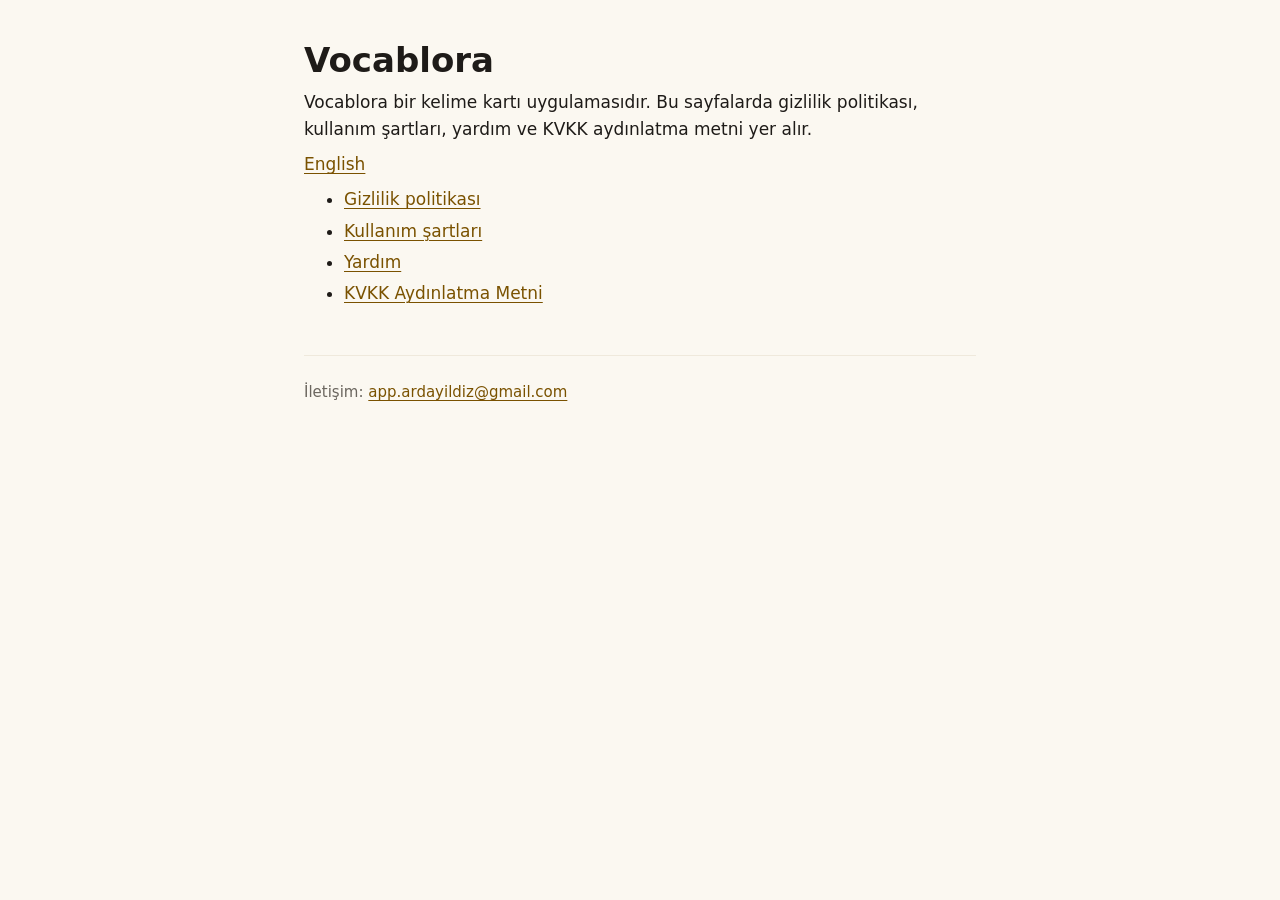
<file: tr/index.html>
<!doctype html>
<html lang="tr">
  <head>
    <meta charset="utf-8" />
    <meta name="viewport" content="width=device-width, initial-scale=1.0, viewport-fit=cover" />
    <title>Vocablora</title>
    <meta
      name="description"
      content="Vocablora uygulamasının gizlilik politikası, kullanım şartları, yardımı ve KVKK metni."
    />
    <link rel="icon" href="../favicon.svg" type="image/svg+xml" />
    <link rel="alternate" hreflang="en" href="../" />
    <link rel="stylesheet" href="../legal.css" />
  </head>
  <body>
    <main class="page">
      <h1>Vocablora</h1>
      <p>
        Vocablora bir kelime kartı uygulamasıdır. Bu sayfalarda gizlilik politikası, kullanım
        şartları, yardım ve KVKK aydınlatma metni yer alır.
      </p>
      <p><a href="../" hreflang="en" lang="en">English</a></p>

      <ul>
        <li><a href="privacy/">Gizlilik politikası</a></li>
        <li><a href="terms/">Kullanım şartları</a></li>
        <li><a href="help/">Yardım</a></li>
        <li><a href="kvkk/">KVKK Aydınlatma Metni</a></li>
      </ul>

      <footer>
        <p>İletişim: <a href="mailto:app.ardayildiz@gmail.com">app.ardayildiz@gmail.com</a></p>
      </footer>
    </main>
  </body>
</html>
</file>
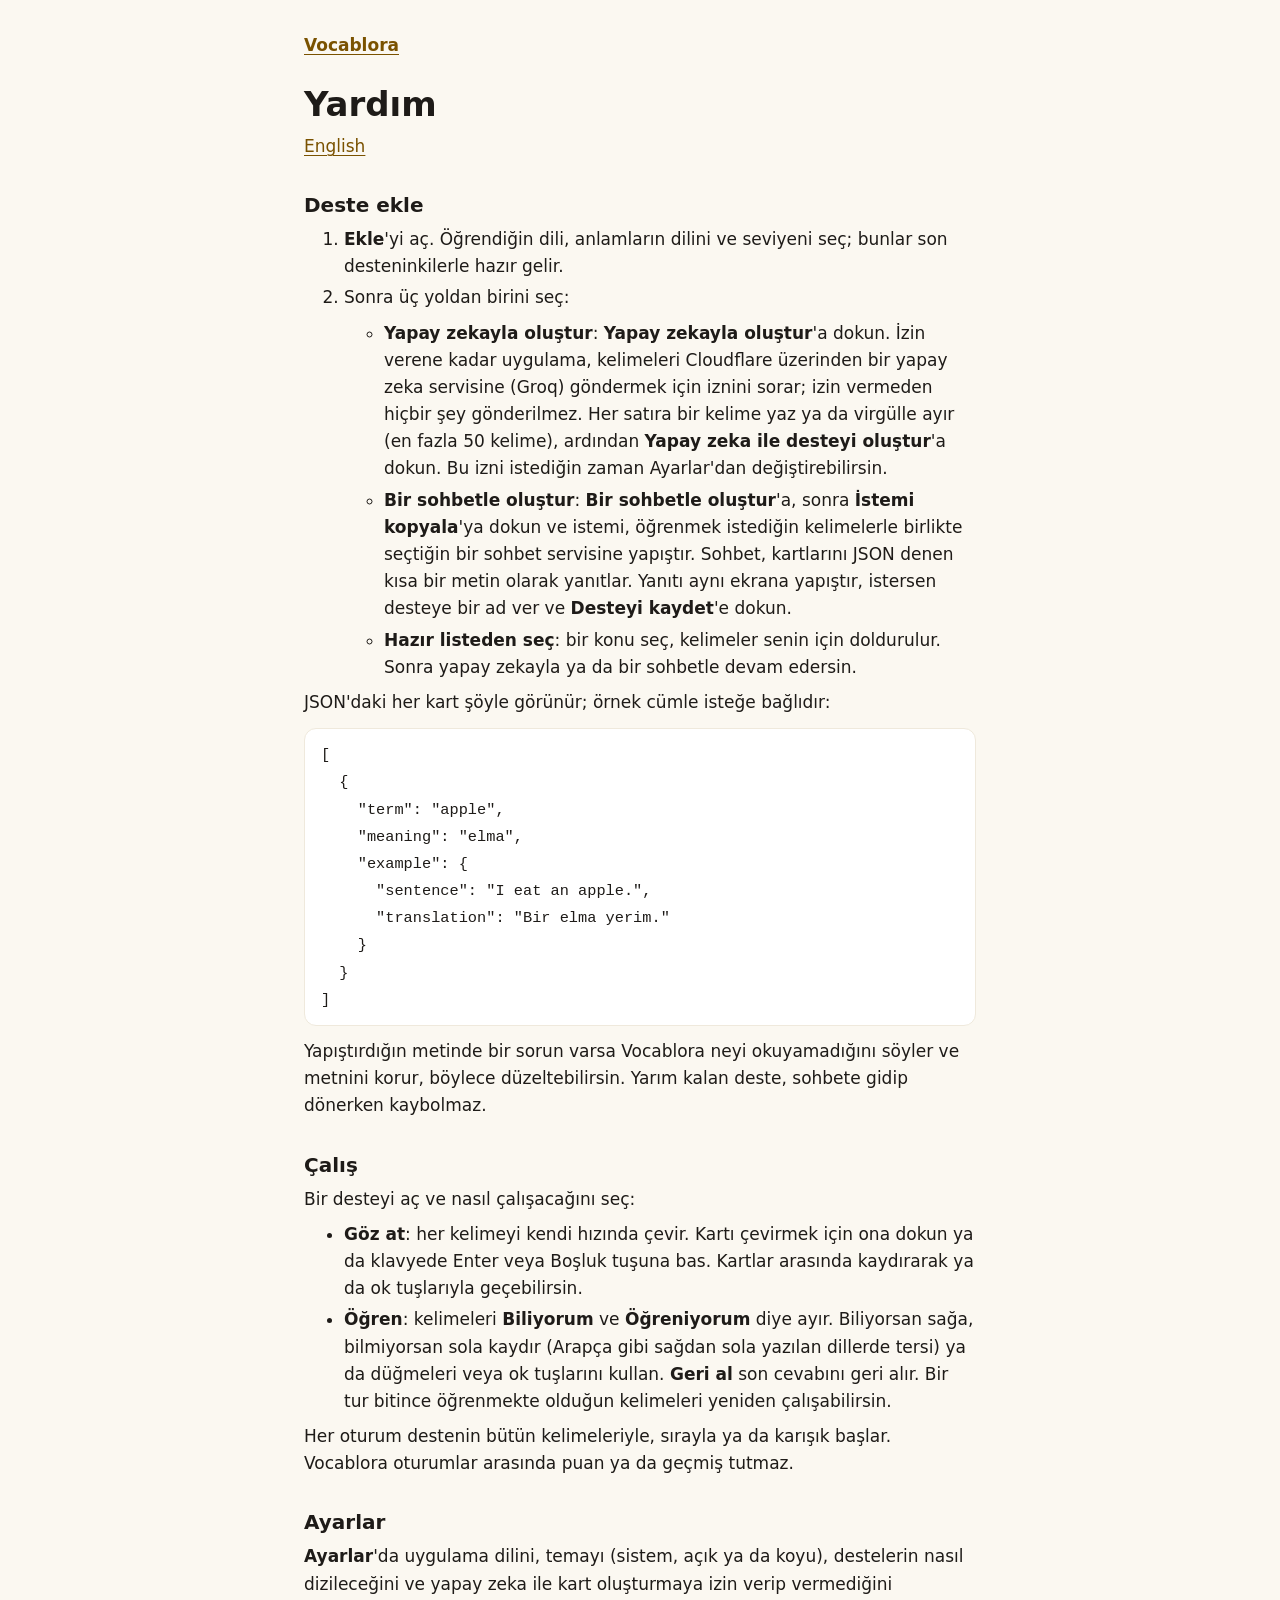
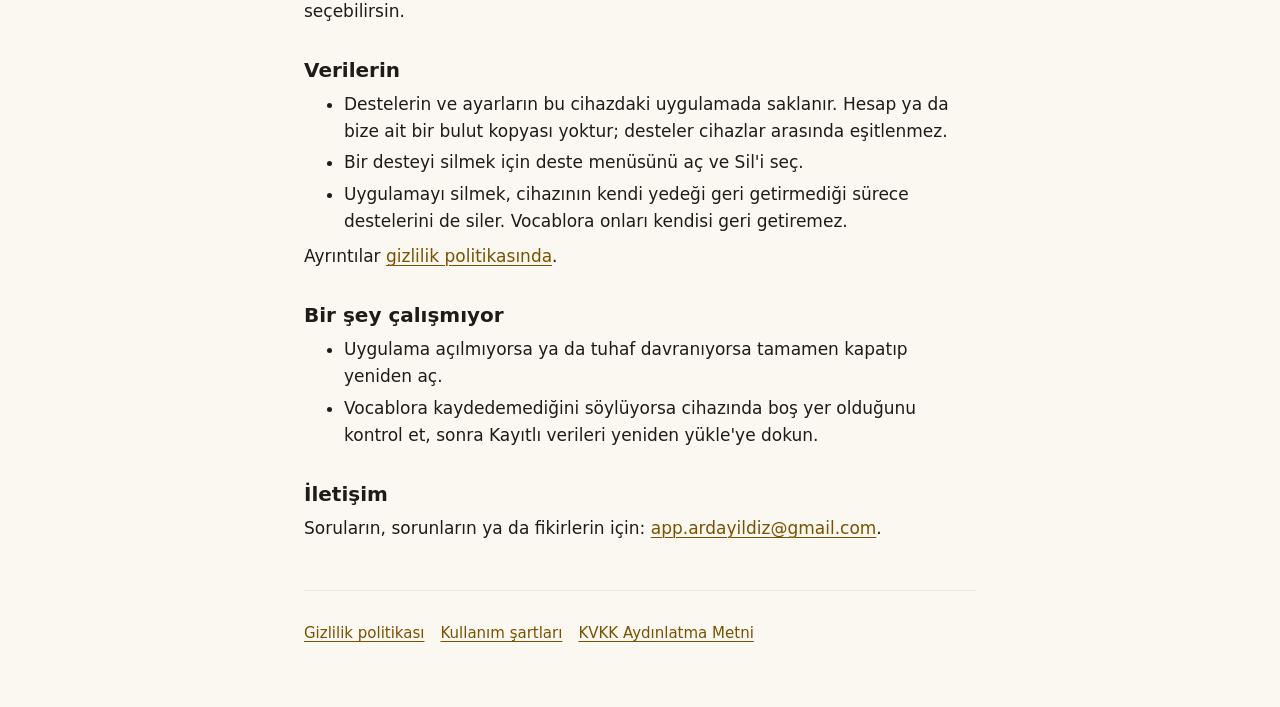
<file: tr/help/index.html>
<!doctype html>
<html lang="tr">
  <head>
    <meta charset="utf-8" />
    <meta name="viewport" content="width=device-width, initial-scale=1.0, viewport-fit=cover" />
    <title>Yardım | Vocablora</title>
    <meta
      name="description"
      content="Vocablora uygulamasında deste ekleme, çalışma ve verilerin."
    />
    <link rel="icon" href="../../favicon.svg" type="image/svg+xml" />
    <link rel="alternate" hreflang="en" href="../../help/" />
    <link rel="stylesheet" href="../../legal.css" />
  </head>
  <body>
    <main class="page">
      <a class="back" href="../">Vocablora</a>
      <h1>Yardım</h1>
      <p><a href="../../help/" hreflang="en" lang="en">English</a></p>

      <h2>Deste ekle</h2>
      <ol>
        <li>
          <strong>Ekle</strong>'yi aç. Öğrendiğin dili, anlamların dilini ve seviyeni seç; bunlar
          son desteninkilerle hazır gelir.
        </li>
        <li>
          Sonra üç yoldan birini seç:
          <ul>
            <li>
              <strong>Yapay zekayla oluştur</strong>: <strong>Yapay zekayla oluştur</strong>'a
              dokun. İzin verene kadar uygulama, kelimeleri Cloudflare üzerinden bir yapay zeka
              servisine (Groq) göndermek için iznini sorar; izin vermeden hiçbir şey gönderilmez. Her satıra bir kelime yaz ya da virgülle ayır (en
              fazla 50 kelime), ardından <strong>Yapay zeka ile desteyi oluştur</strong>'a dokun. Bu
              izni istediğin zaman Ayarlar'dan değiştirebilirsin.
            </li>
            <li>
              <strong>Bir sohbetle oluştur</strong>: <strong>Bir sohbetle oluştur</strong>'a, sonra
              <strong>İstemi kopyala</strong>'ya dokun ve istemi, öğrenmek istediğin kelimelerle
              birlikte seçtiğin bir sohbet servisine yapıştır. Sohbet, kartlarını JSON denen kısa bir
              metin olarak yanıtlar. Yanıtı aynı ekrana yapıştır, istersen desteye bir ad ver ve
              <strong>Desteyi kaydet</strong>'e dokun.
            </li>
            <li>
              <strong>Hazır listeden seç</strong>: bir konu seç, kelimeler senin için doldurulur.
              Sonra yapay zekayla ya da bir sohbetle devam edersin.
            </li>
          </ul>
        </li>
      </ol>
      <p>JSON'daki her kart şöyle görünür; örnek cümle isteğe bağlıdır:</p>
      <pre tabindex="0" role="region" aria-label="Örnek JSON"><code>[
  {
    "term": "apple",
    "meaning": "elma",
    "example": {
      "sentence": "I eat an apple.",
      "translation": "Bir elma yerim."
    }
  }
]</code></pre>
      <p>
        Yapıştırdığın metinde bir sorun varsa Vocablora neyi okuyamadığını söyler ve metnini korur,
        böylece düzeltebilirsin. Yarım kalan deste, sohbete gidip dönerken kaybolmaz.
      </p>

      <h2>Çalış</h2>
      <p>Bir desteyi aç ve nasıl çalışacağını seç:</p>
      <ul>
        <li>
          <strong>Göz at</strong>: her kelimeyi kendi hızında çevir. Kartı çevirmek için ona dokun
          ya da klavyede Enter veya Boşluk tuşuna bas. Kartlar arasında kaydırarak ya da ok
          tuşlarıyla geçebilirsin.
        </li>
        <li>
          <strong>Öğren</strong>: kelimeleri <strong>Biliyorum</strong> ve
          <strong>Öğreniyorum</strong> diye ayır. Biliyorsan sağa, bilmiyorsan sola kaydır (Arapça
          gibi sağdan sola yazılan dillerde tersi) ya da düğmeleri veya ok tuşlarını kullan.
          <strong>Geri al</strong> son cevabını geri alır. Bir tur bitince öğrenmekte olduğun
          kelimeleri yeniden çalışabilirsin.
        </li>
      </ul>
      <p>
        Her oturum destenin bütün kelimeleriyle, sırayla ya da karışık başlar. Vocablora oturumlar
        arasında puan ya da geçmiş tutmaz.
      </p>

      <h2>Ayarlar</h2>
      <p>
        <strong>Ayarlar</strong>'da uygulama dilini, temayı (sistem, açık ya da koyu), destelerin
        nasıl dizileceğini ve yapay zeka ile kart oluşturmaya izin verip vermediğini seçebilirsin.
      </p>

      <h2>Verilerin</h2>
      <ul>
        <li>
          Destelerin ve ayarların bu cihazdaki uygulamada saklanır. Hesap ya da bize ait bir bulut
          kopyası yoktur; desteler cihazlar arasında eşitlenmez.
        </li>
        <li>Bir desteyi silmek için deste menüsünü aç ve Sil'i seç.</li>
        <li>
          Uygulamayı silmek, cihazının kendi yedeği geri getirmediği sürece destelerini de siler.
          Vocablora onları kendisi geri getiremez.
        </li>
      </ul>
      <p>Ayrıntılar <a href="../privacy/">gizlilik politikasında</a>.</p>

      <h2>Bir şey çalışmıyor</h2>
      <ul>
        <li>Uygulama açılmıyorsa ya da tuhaf davranıyorsa tamamen kapatıp yeniden aç.</li>
        <li>
          Vocablora kaydedemediğini söylüyorsa cihazında boş yer olduğunu kontrol et, sonra Kayıtlı
          verileri yeniden yükle'ye dokun.
        </li>
      </ul>

      <h2>İletişim</h2>
      <p>
        Soruların, sorunların ya da fikirlerin için:
        <a href="mailto:app.ardayildiz@gmail.com">app.ardayildiz@gmail.com</a>.
      </p>

      <footer>
        <nav aria-label="Vocablora sayfaları">
          <ul>
            <li><a href="../privacy/">Gizlilik politikası</a></li>
            <li><a href="../terms/">Kullanım şartları</a></li>
            <li><a href="../kvkk/">KVKK Aydınlatma Metni</a></li>
          </ul>
        </nav>
      </footer>
    </main>
  </body>
</html>
</file>
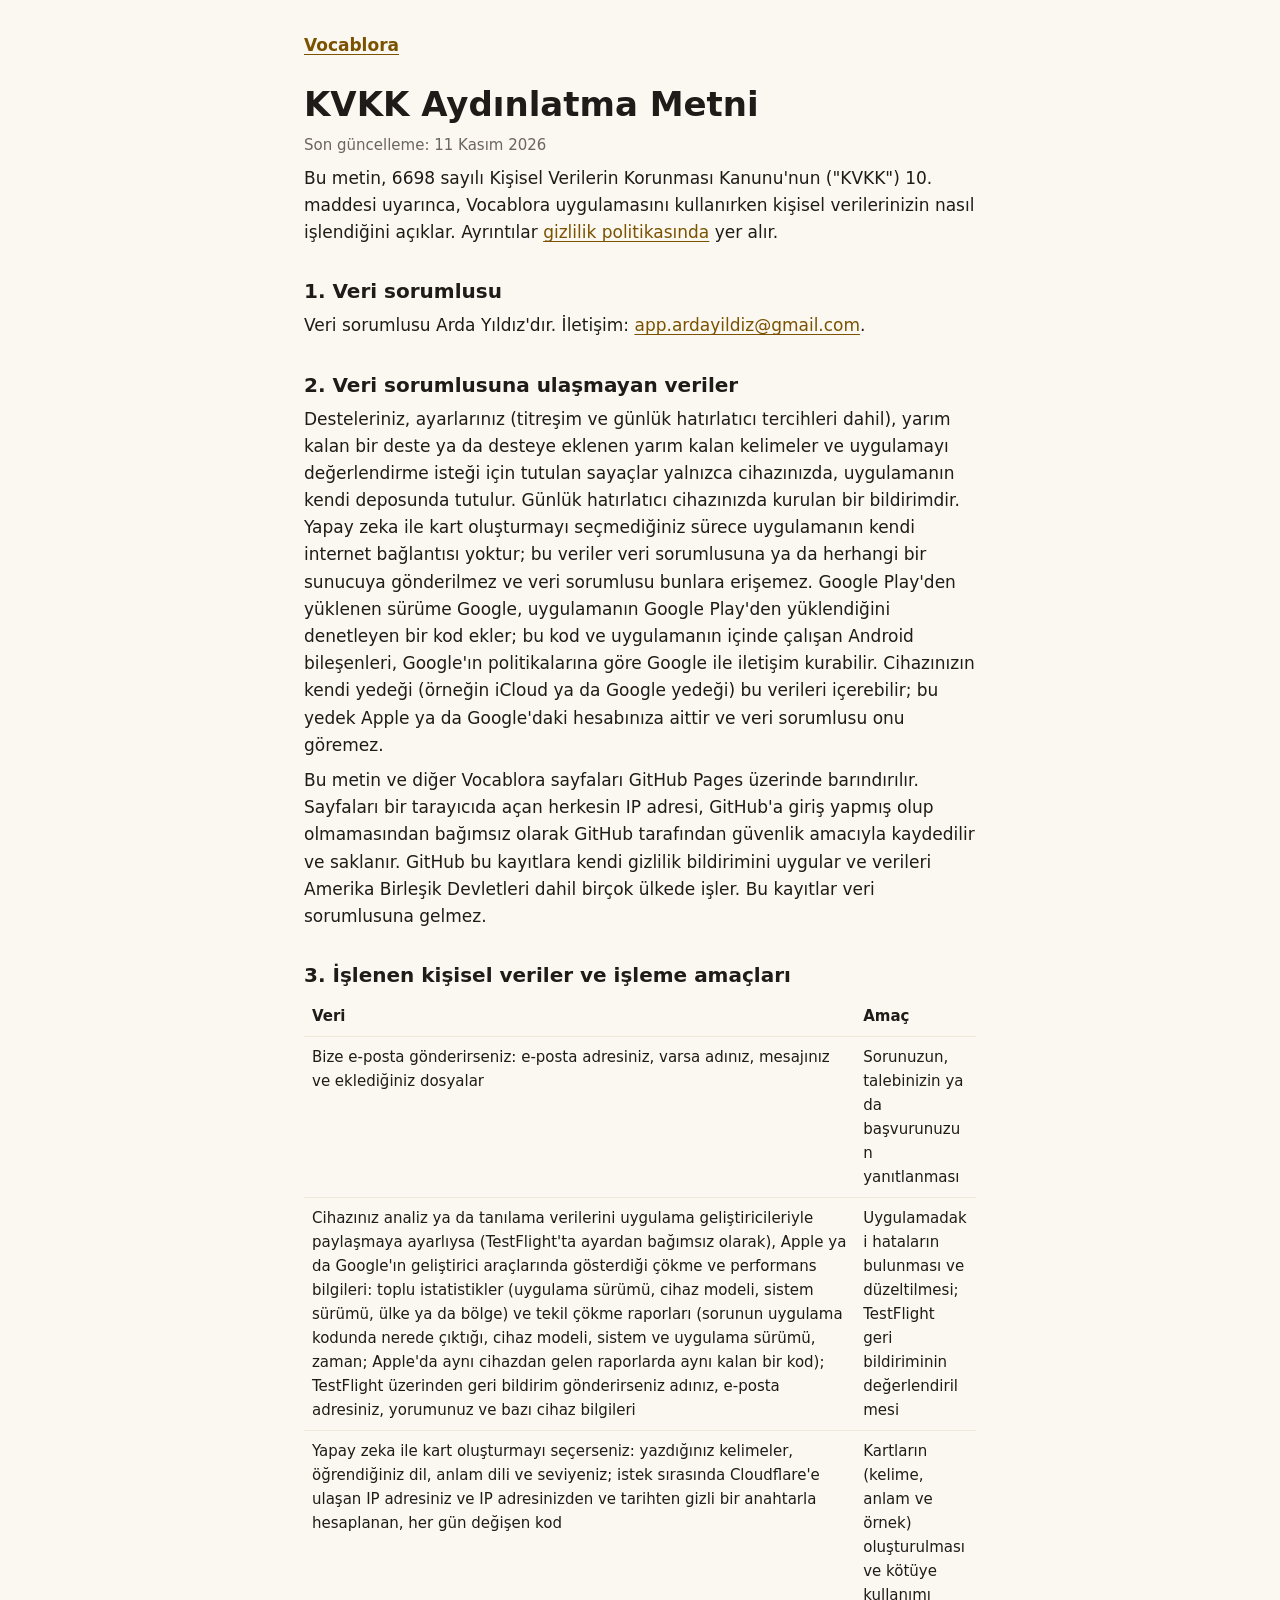
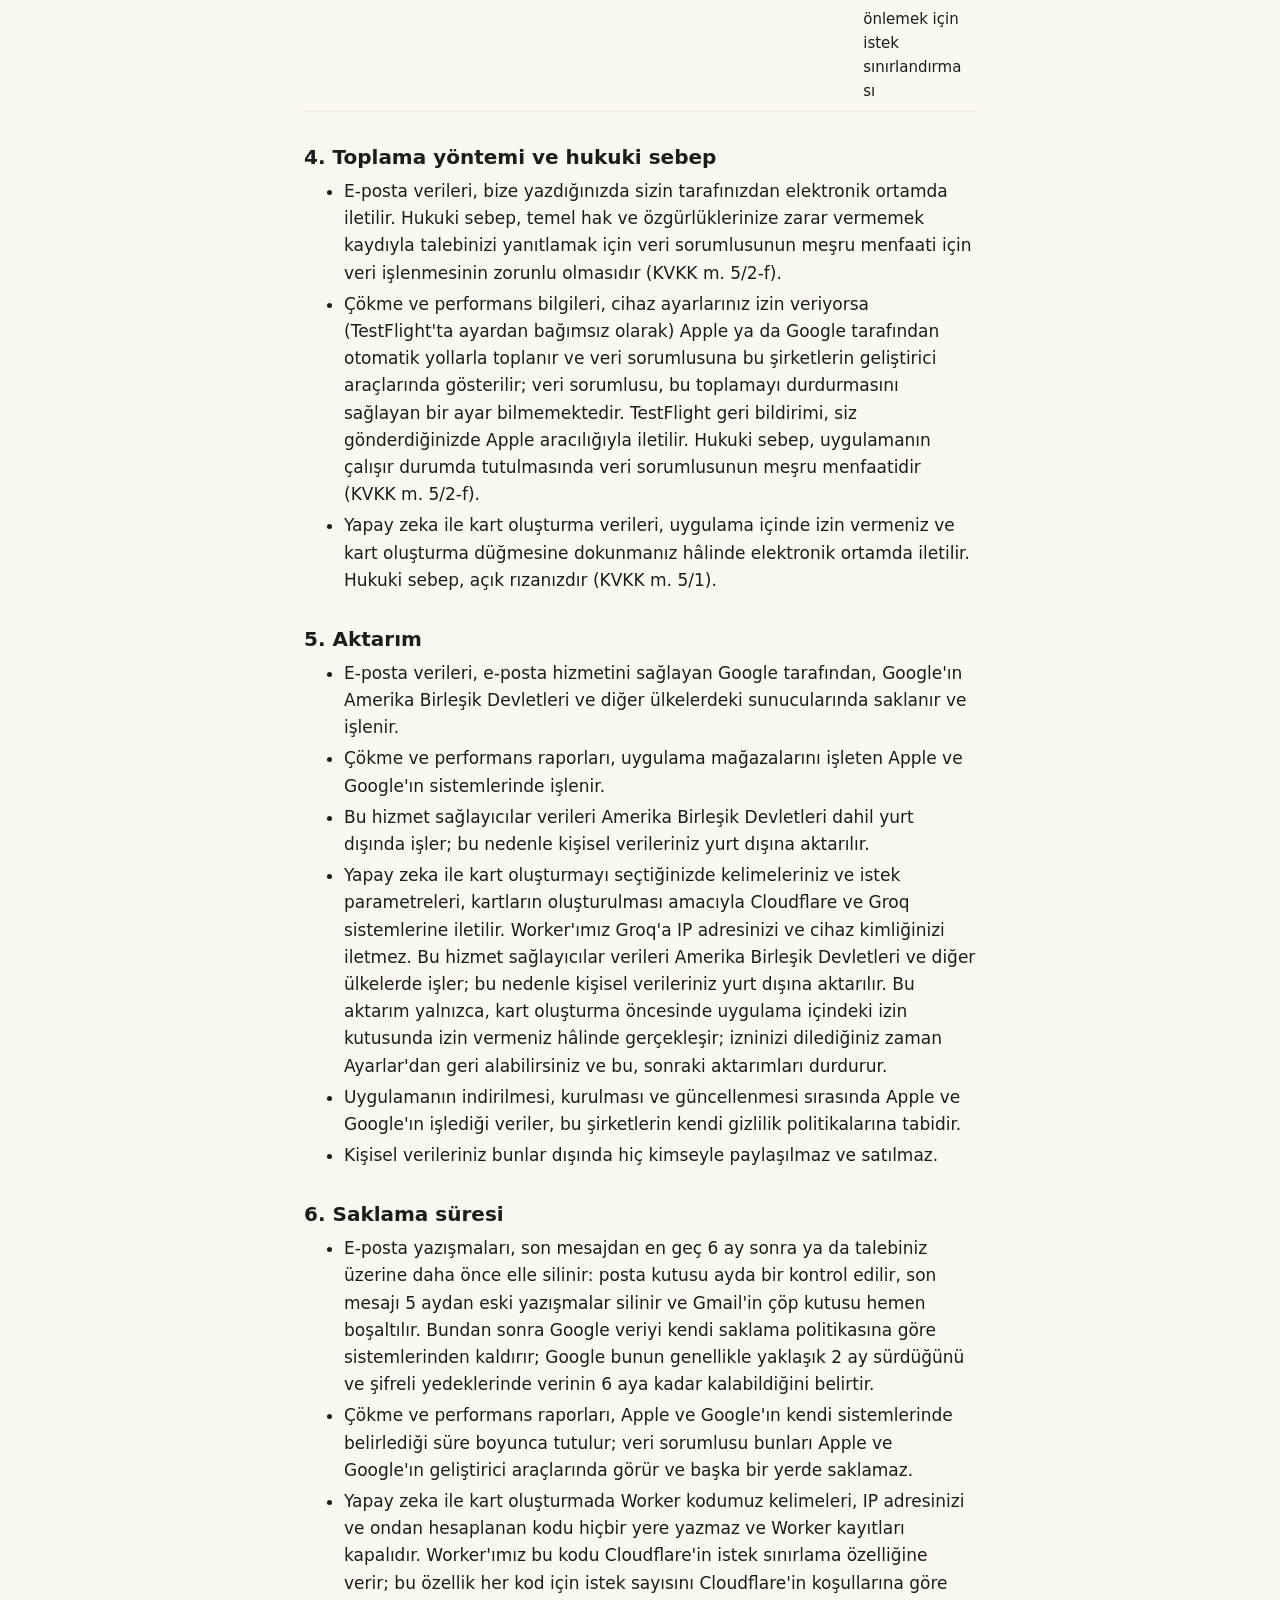
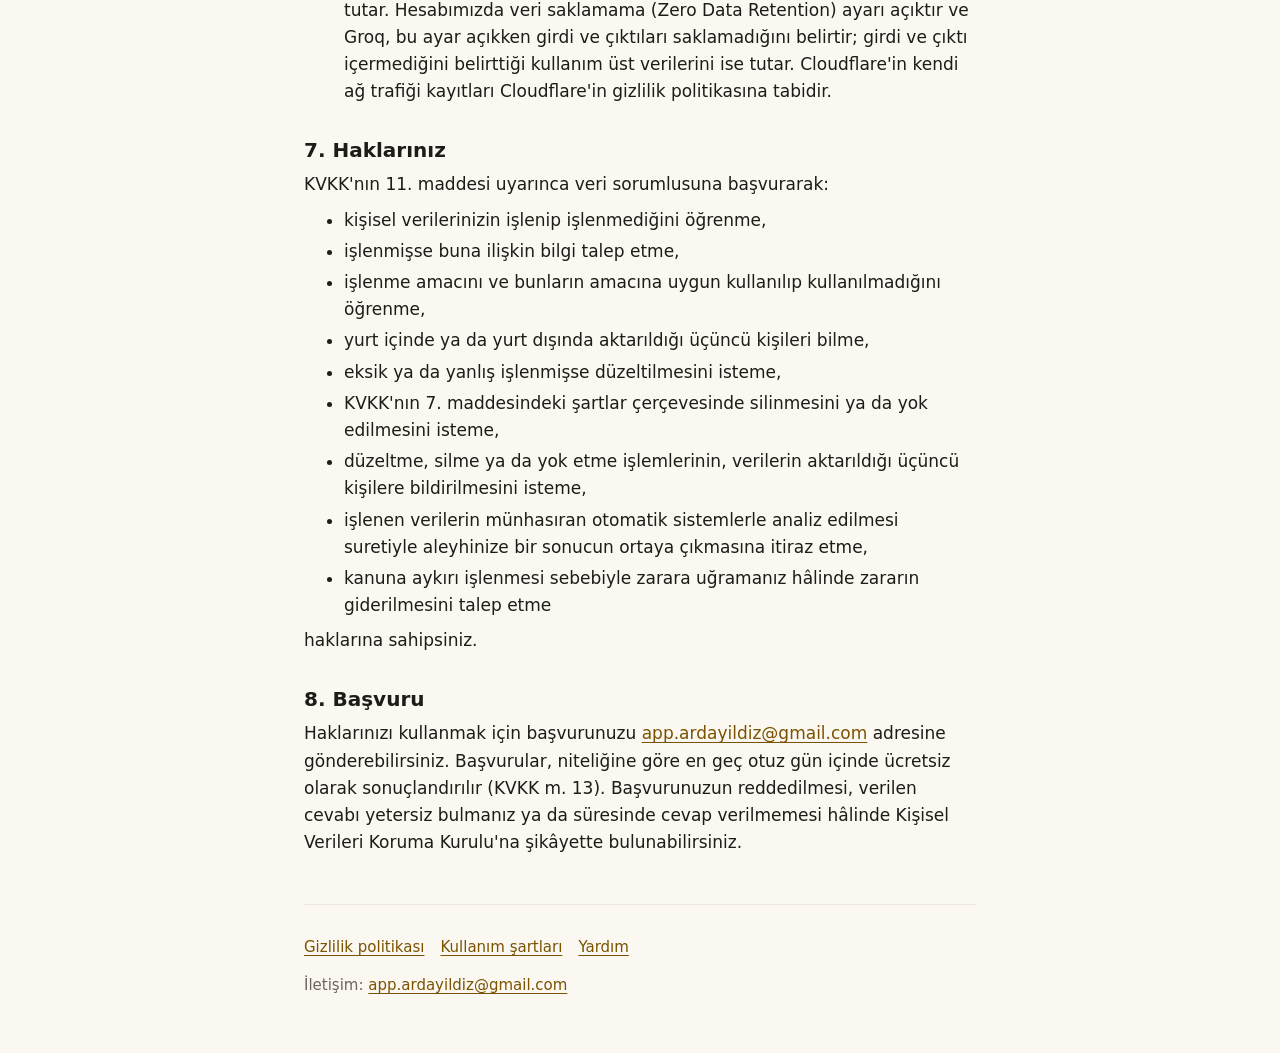
<file: tr/kvkk/index.html>
<!doctype html>
<html lang="tr">
  <head>
    <meta charset="utf-8" />
    <meta name="viewport" content="width=device-width, initial-scale=1.0, viewport-fit=cover" />
    <title>KVKK Aydınlatma Metni | Vocablora</title>
    <meta
      name="description"
      content="6698 sayılı Kişisel Verilerin Korunması Kanunu kapsamında Vocablora aydınlatma metni."
    />
    <link rel="icon" href="../../favicon.svg" type="image/svg+xml" />
    <link rel="stylesheet" href="../../legal.css" />
  </head>
  <body>
    <main class="page">
      <a class="back" href="../">Vocablora</a>
      <h1>KVKK Aydınlatma Metni</h1>
      <p class="updated">Son güncelleme: 11 Kasım 2026</p>

      <p>
        Bu metin, 6698 sayılı Kişisel Verilerin Korunması Kanunu'nun ("KVKK") 10. maddesi uyarınca,
        Vocablora uygulamasını kullanırken kişisel verilerinizin nasıl işlendiğini açıklar.
        Ayrıntılar <a href="../privacy/">gizlilik politikasında</a> yer alır.
      </p>

      <h2>1. Veri sorumlusu</h2>
      <p>
        Veri sorumlusu Arda Yıldız'dır. İletişim:
        <a href="mailto:app.ardayildiz@gmail.com">app.ardayildiz@gmail.com</a>.
      </p>

      <h2>2. Veri sorumlusuna ulaşmayan veriler</h2>
      <p>
        Desteleriniz, ayarlarınız (titreşim ve günlük hatırlatıcı tercihleri dahil), yarım kalan
        bir deste ya da desteye eklenen yarım kalan kelimeler ve uygulamayı değerlendirme isteği için tutulan sayaçlar yalnızca cihazınızda,
        uygulamanın kendi deposunda tutulur. Günlük hatırlatıcı cihazınızda kurulan bir bildirimdir. Yapay zeka ile kart oluşturmayı seçmediğiniz sürece uygulamanın kendi
        internet bağlantısı yoktur; bu veriler veri sorumlusuna ya da herhangi bir sunucuya
        gönderilmez ve veri sorumlusu bunlara erişemez. Google Play'den yüklenen sürüme Google,
        uygulamanın Google Play'den yüklendiğini denetleyen bir kod ekler; bu kod ve uygulamanın
        içinde çalışan Android bileşenleri, Google'ın politikalarına göre Google ile iletişim
        kurabilir. Cihazınızın kendi yedeği (örneğin iCloud ya
        da Google yedeği) bu verileri içerebilir; bu yedek Apple ya da Google'daki hesabınıza aittir
        ve veri sorumlusu onu göremez.
      </p>
      <p>
        Bu metin ve diğer Vocablora sayfaları GitHub Pages üzerinde barındırılır. Sayfaları bir
        tarayıcıda açan herkesin IP adresi, GitHub'a giriş yapmış olup olmamasından bağımsız olarak
        GitHub tarafından güvenlik amacıyla kaydedilir ve saklanır. GitHub bu kayıtlara kendi
        gizlilik bildirimini uygular ve verileri Amerika Birleşik Devletleri dahil birçok ülkede
        işler. Bu kayıtlar veri sorumlusuna gelmez.
      </p>

      <h2>3. İşlenen kişisel veriler ve işleme amaçları</h2>
      <table>
        <thead>
          <tr>
            <th scope="col">Veri</th>
            <th scope="col">Amaç</th>
          </tr>
        </thead>
        <tbody>
          <tr>
            <td>
              Bize e-posta gönderirseniz: e-posta adresiniz, varsa adınız, mesajınız ve eklediğiniz
              dosyalar
            </td>
            <td>Sorunuzun, talebinizin ya da başvurunuzun yanıtlanması</td>
          </tr>
          <tr>
            <td>
              Cihazınız analiz ya da tanılama verilerini uygulama geliştiricileriyle paylaşmaya
              ayarlıysa (TestFlight'ta ayardan bağımsız olarak), Apple ya da Google'ın geliştirici
              araçlarında gösterdiği çökme ve performans bilgileri: toplu istatistikler (uygulama
              sürümü, cihaz modeli, sistem sürümü, ülke ya da bölge) ve tekil çökme raporları
              (sorunun uygulama kodunda nerede çıktığı, cihaz modeli, sistem ve uygulama sürümü,
              zaman; Apple'da aynı cihazdan gelen raporlarda aynı kalan bir kod); TestFlight
              üzerinden geri bildirim gönderirseniz adınız, e-posta adresiniz, yorumunuz ve bazı
              cihaz bilgileri
            </td>
            <td>
              Uygulamadaki hataların bulunması ve düzeltilmesi; TestFlight geri bildiriminin
              değerlendirilmesi
            </td>
          </tr>
          <tr>
            <td>
              Yapay zeka ile kart oluşturmayı seçerseniz: yazdığınız kelimeler, öğrendiğiniz dil,
              anlam dili ve seviyeniz; istek sırasında Cloudflare'e ulaşan IP adresiniz ve IP
              adresinizden ve tarihten gizli bir anahtarla hesaplanan, her gün değişen kod
            </td>
            <td>
              Kartların (kelime, anlam ve örnek) oluşturulması ve kötüye kullanımı önlemek için
              istek sınırlandırması
            </td>
          </tr>
        </tbody>
      </table>

      <h2>4. Toplama yöntemi ve hukuki sebep</h2>
      <ul>
        <li>
          E-posta verileri, bize yazdığınızda sizin tarafınızdan elektronik ortamda iletilir. Hukuki
          sebep, temel hak ve özgürlüklerinize zarar vermemek kaydıyla talebinizi yanıtlamak için
          veri sorumlusunun meşru menfaati için veri işlenmesinin zorunlu olmasıdır (KVKK m. 5/2-f).
        </li>
        <li>
          Çökme ve performans bilgileri, cihaz ayarlarınız izin veriyorsa (TestFlight'ta ayardan
          bağımsız olarak) Apple ya da Google tarafından otomatik yollarla toplanır ve veri
          sorumlusuna bu şirketlerin geliştirici araçlarında gösterilir; veri sorumlusu, bu
          toplamayı durdurmasını sağlayan bir ayar bilmemektedir. TestFlight geri bildirimi, siz
          gönderdiğinizde Apple aracılığıyla iletilir. Hukuki sebep, uygulamanın çalışır durumda
          tutulmasında veri sorumlusunun meşru menfaatidir (KVKK m. 5/2-f).
        </li>
        <li>
          Yapay zeka ile kart oluşturma verileri, uygulama içinde izin vermeniz ve kart oluşturma
          düğmesine dokunmanız hâlinde elektronik ortamda iletilir. Hukuki sebep, açık rızanızdır
          (KVKK m. 5/1).
        </li>
      </ul>

      <h2>5. Aktarım</h2>
      <ul>
        <li>
          E-posta verileri, e-posta hizmetini sağlayan Google tarafından, Google'ın Amerika Birleşik
          Devletleri ve diğer ülkelerdeki sunucularında saklanır ve işlenir.
        </li>
        <li>
          Çökme ve performans raporları, uygulama mağazalarını işleten Apple ve Google'ın
          sistemlerinde işlenir.
        </li>
        <li>
          Bu hizmet sağlayıcılar verileri Amerika Birleşik Devletleri dahil yurt dışında işler; bu
          nedenle kişisel verileriniz yurt dışına aktarılır.
        </li>
        <li>
          Yapay zeka ile kart oluşturmayı seçtiğinizde kelimeleriniz ve istek parametreleri,
          kartların oluşturulması amacıyla Cloudflare ve Groq sistemlerine iletilir. Worker'ımız
          Groq'a IP adresinizi ve cihaz kimliğinizi iletmez. Bu hizmet
          sağlayıcılar verileri Amerika Birleşik Devletleri ve diğer ülkelerde işler; bu nedenle
          kişisel verileriniz yurt dışına aktarılır. Bu aktarım yalnızca, kart oluşturma öncesinde
          uygulama içindeki izin kutusunda izin vermeniz hâlinde gerçekleşir; izninizi dilediğiniz
          zaman Ayarlar'dan geri alabilirsiniz ve bu, sonraki aktarımları durdurur.
        </li>
        <li>
          Uygulamanın indirilmesi, kurulması ve güncellenmesi sırasında Apple ve Google'ın işlediği
          veriler, bu şirketlerin kendi gizlilik politikalarına tabidir.
        </li>
        <li>Kişisel verileriniz bunlar dışında hiç kimseyle paylaşılmaz ve satılmaz.</li>
      </ul>

      <h2>6. Saklama süresi</h2>
      <ul>
        <li>
          E-posta yazışmaları, son mesajdan en geç 6 ay sonra ya da talebiniz üzerine daha önce elle
          silinir: posta kutusu ayda bir kontrol edilir, son mesajı 5 aydan eski yazışmalar silinir
          ve Gmail'in çöp kutusu hemen boşaltılır. Bundan sonra Google veriyi kendi saklama
          politikasına göre sistemlerinden kaldırır; Google bunun genellikle yaklaşık 2 ay sürdüğünü
          ve şifreli yedeklerinde verinin 6 aya kadar kalabildiğini belirtir.
        </li>
        <li>
          Çökme ve performans raporları, Apple ve Google'ın kendi sistemlerinde belirlediği süre
          boyunca tutulur; veri sorumlusu bunları Apple ve Google'ın geliştirici araçlarında görür
          ve başka bir yerde saklamaz.
        </li>
        <li>
          Yapay zeka ile kart oluşturmada Worker kodumuz kelimeleri, IP adresinizi ve ondan
          hesaplanan kodu hiçbir yere yazmaz ve Worker kayıtları kapalıdır. Worker'ımız bu kodu
          Cloudflare'in istek sınırlama özelliğine verir; bu özellik her kod için istek sayısını
          Cloudflare'in koşullarına göre tutar. Hesabımızda veri saklamama (Zero Data Retention)
          ayarı açıktır ve Groq, bu ayar açıkken girdi ve çıktıları saklamadığını belirtir; girdi ve
          çıktı içermediğini belirttiği kullanım üst verilerini ise tutar. Cloudflare'in kendi ağ
          trafiği kayıtları Cloudflare'in gizlilik politikasına tabidir.
        </li>
      </ul>

      <h2>7. Haklarınız</h2>
      <p>KVKK'nın 11. maddesi uyarınca veri sorumlusuna başvurarak:</p>
      <ul>
        <li>kişisel verilerinizin işlenip işlenmediğini öğrenme,</li>
        <li>işlenmişse buna ilişkin bilgi talep etme,</li>
        <li>işlenme amacını ve bunların amacına uygun kullanılıp kullanılmadığını öğrenme,</li>
        <li>yurt içinde ya da yurt dışında aktarıldığı üçüncü kişileri bilme,</li>
        <li>eksik ya da yanlış işlenmişse düzeltilmesini isteme,</li>
        <li>
          KVKK'nın 7. maddesindeki şartlar çerçevesinde silinmesini ya da yok edilmesini isteme,
        </li>
        <li>
          düzeltme, silme ya da yok etme işlemlerinin, verilerin aktarıldığı üçüncü kişilere
          bildirilmesini isteme,
        </li>
        <li>
          işlenen verilerin münhasıran otomatik sistemlerle analiz edilmesi suretiyle aleyhinize bir
          sonucun ortaya çıkmasına itiraz etme,
        </li>
        <li>
          kanuna aykırı işlenmesi sebebiyle zarara uğramanız hâlinde zararın giderilmesini talep
          etme
        </li>
      </ul>
      <p>haklarına sahipsiniz.</p>

      <h2>8. Başvuru</h2>
      <p>
        Haklarınızı kullanmak için başvurunuzu
        <a href="mailto:app.ardayildiz@gmail.com">app.ardayildiz@gmail.com</a> adresine
        gönderebilirsiniz. Başvurular, niteliğine göre en geç otuz gün içinde ücretsiz olarak
        sonuçlandırılır (KVKK m. 13). Başvurunuzun reddedilmesi, verilen cevabı yetersiz bulmanız ya
        da süresinde cevap verilmemesi hâlinde Kişisel Verileri Koruma Kurulu'na şikâyette
        bulunabilirsiniz.
      </p>

      <footer>
        <nav aria-label="Vocablora sayfaları">
          <ul>
            <li><a href="../privacy/">Gizlilik politikası</a></li>
            <li><a href="../terms/">Kullanım şartları</a></li>
            <li><a href="../help/">Yardım</a></li>
          </ul>
        </nav>
        <p>İletişim: <a href="mailto:app.ardayildiz@gmail.com">app.ardayildiz@gmail.com</a></p>
      </footer>
    </main>
  </body>
</html>
</file>
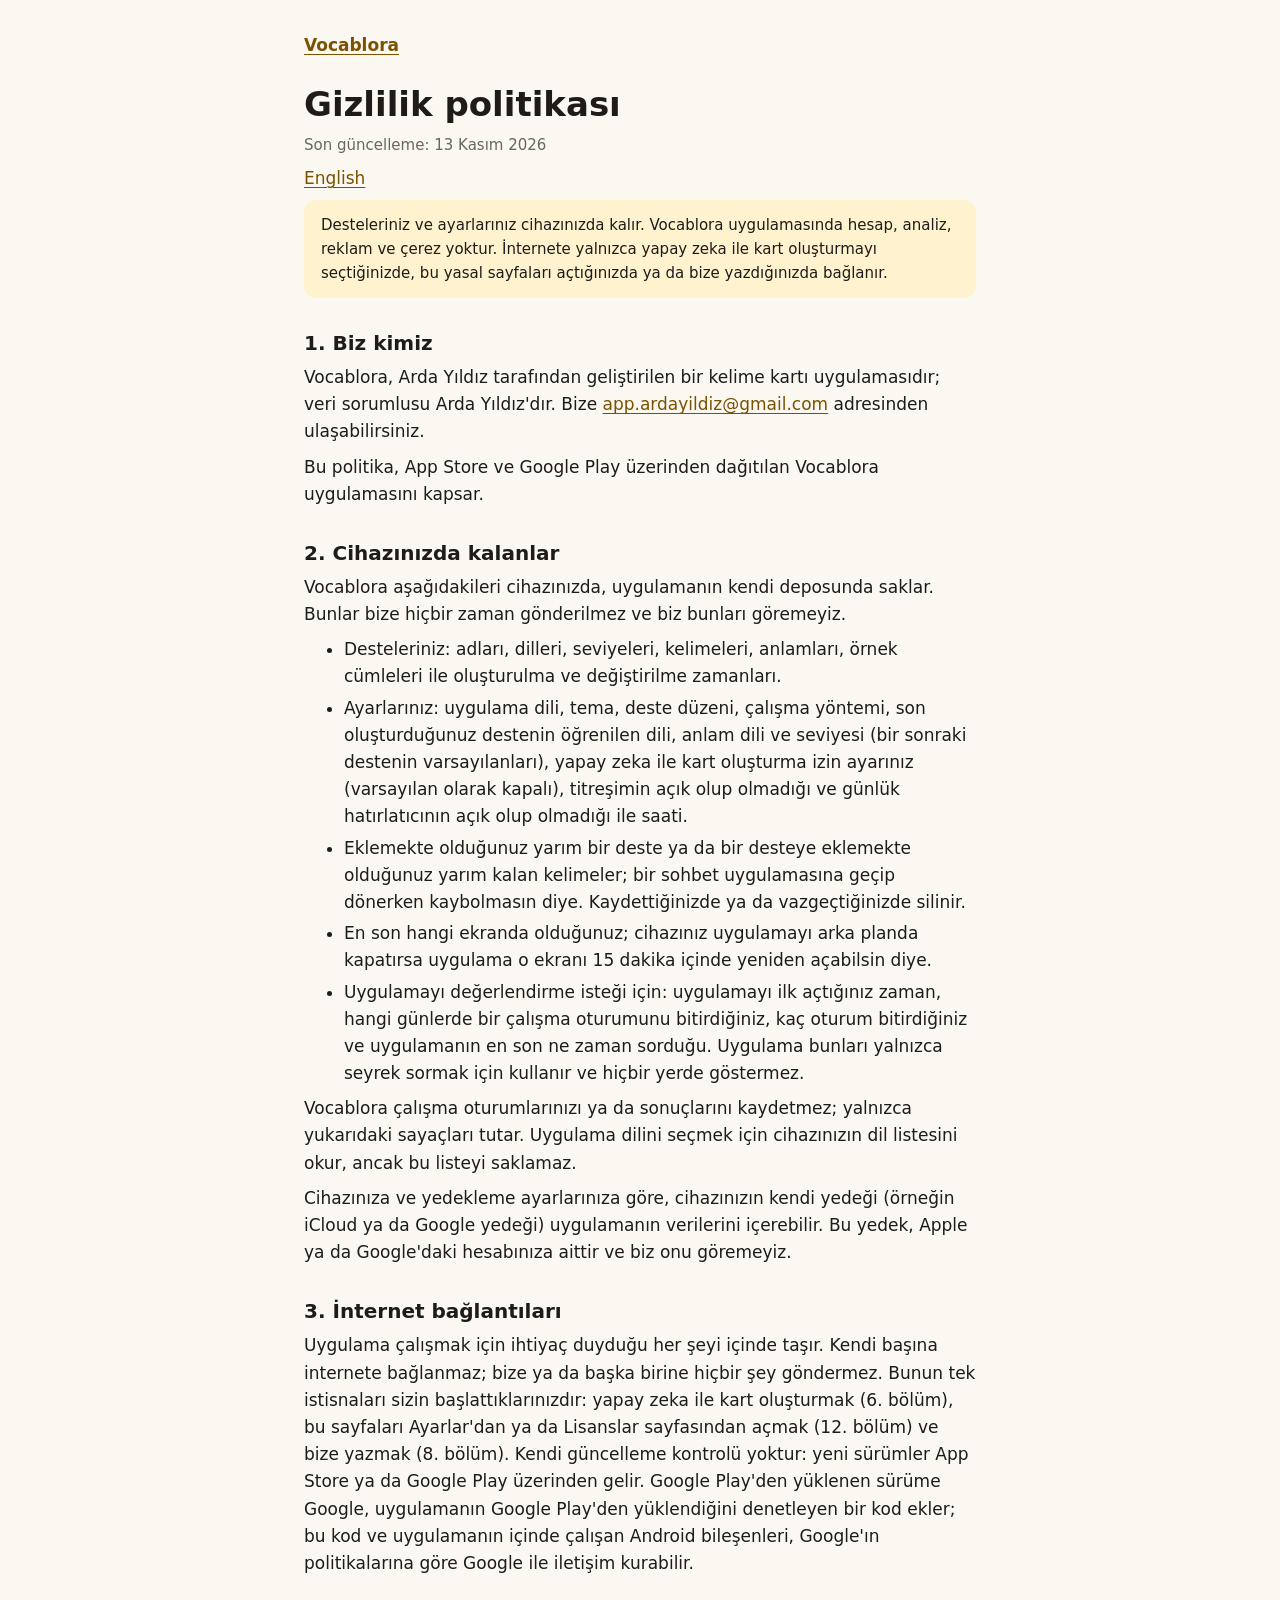
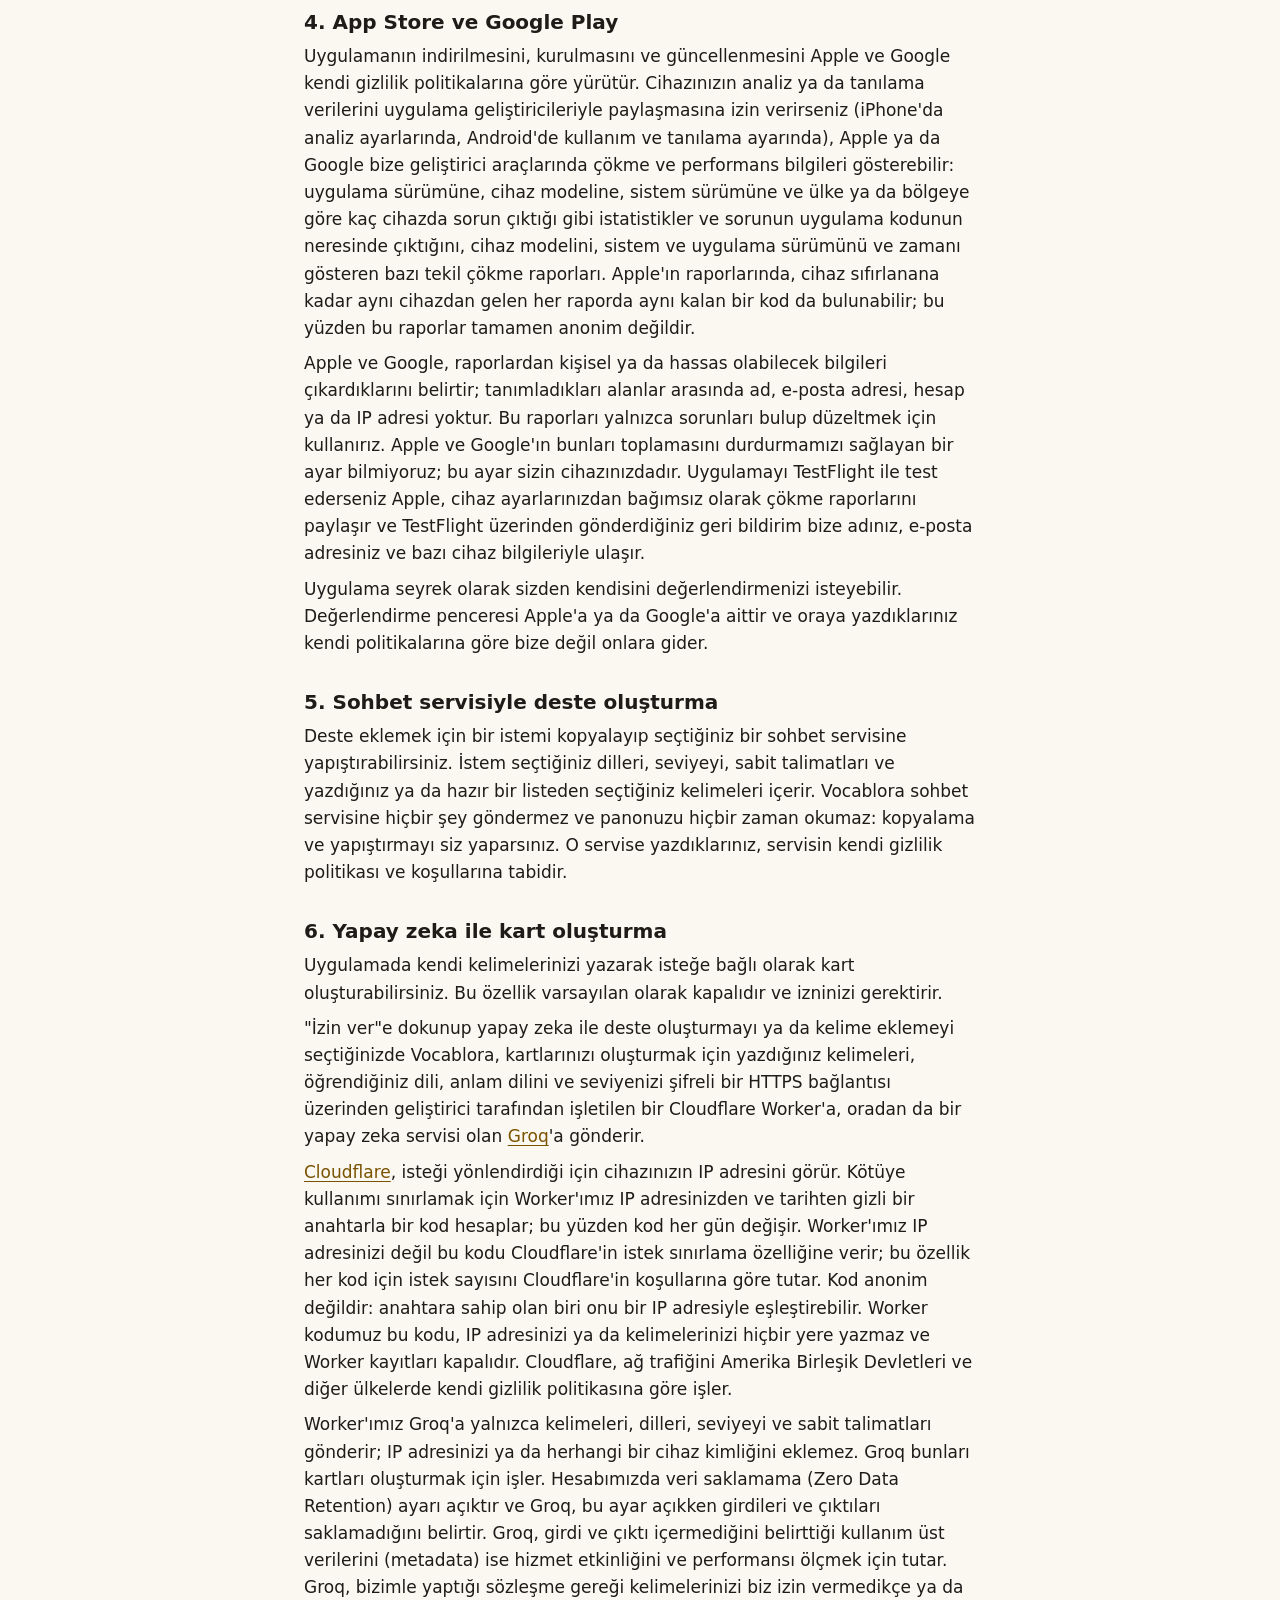
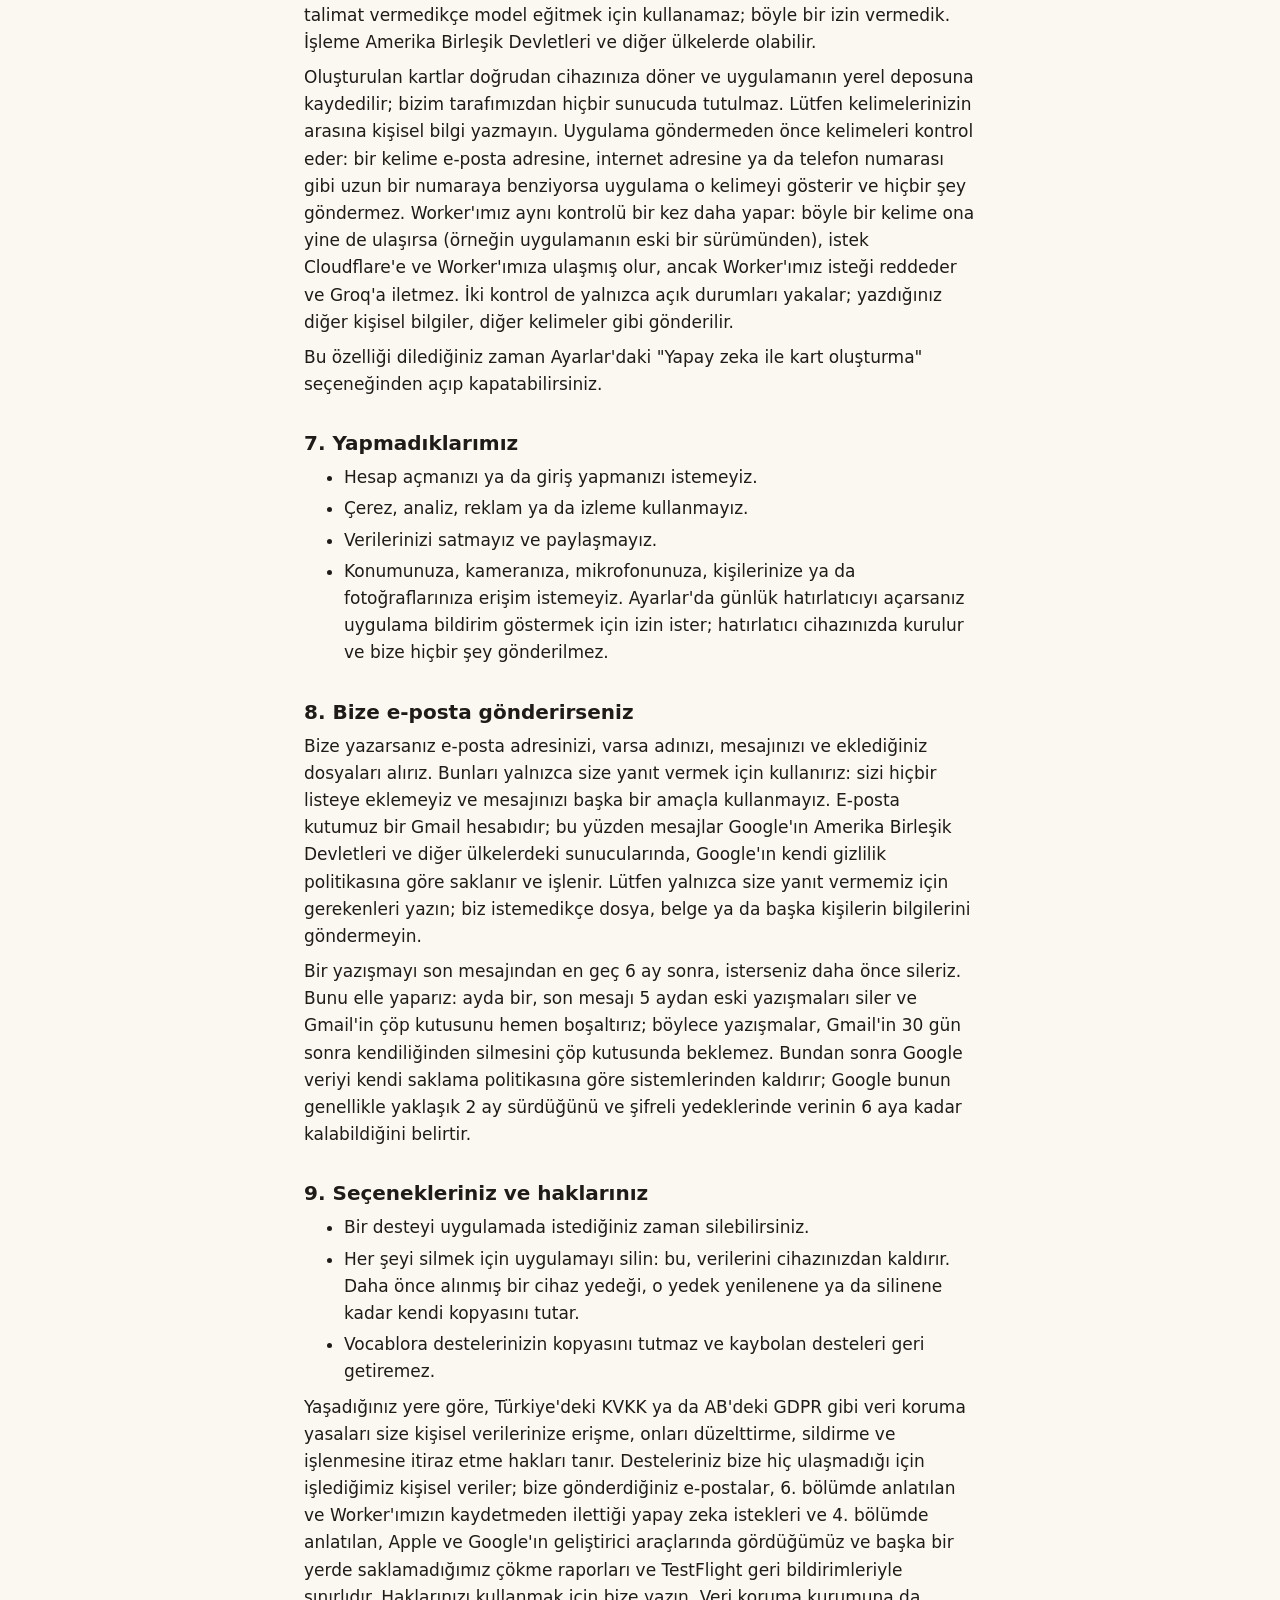
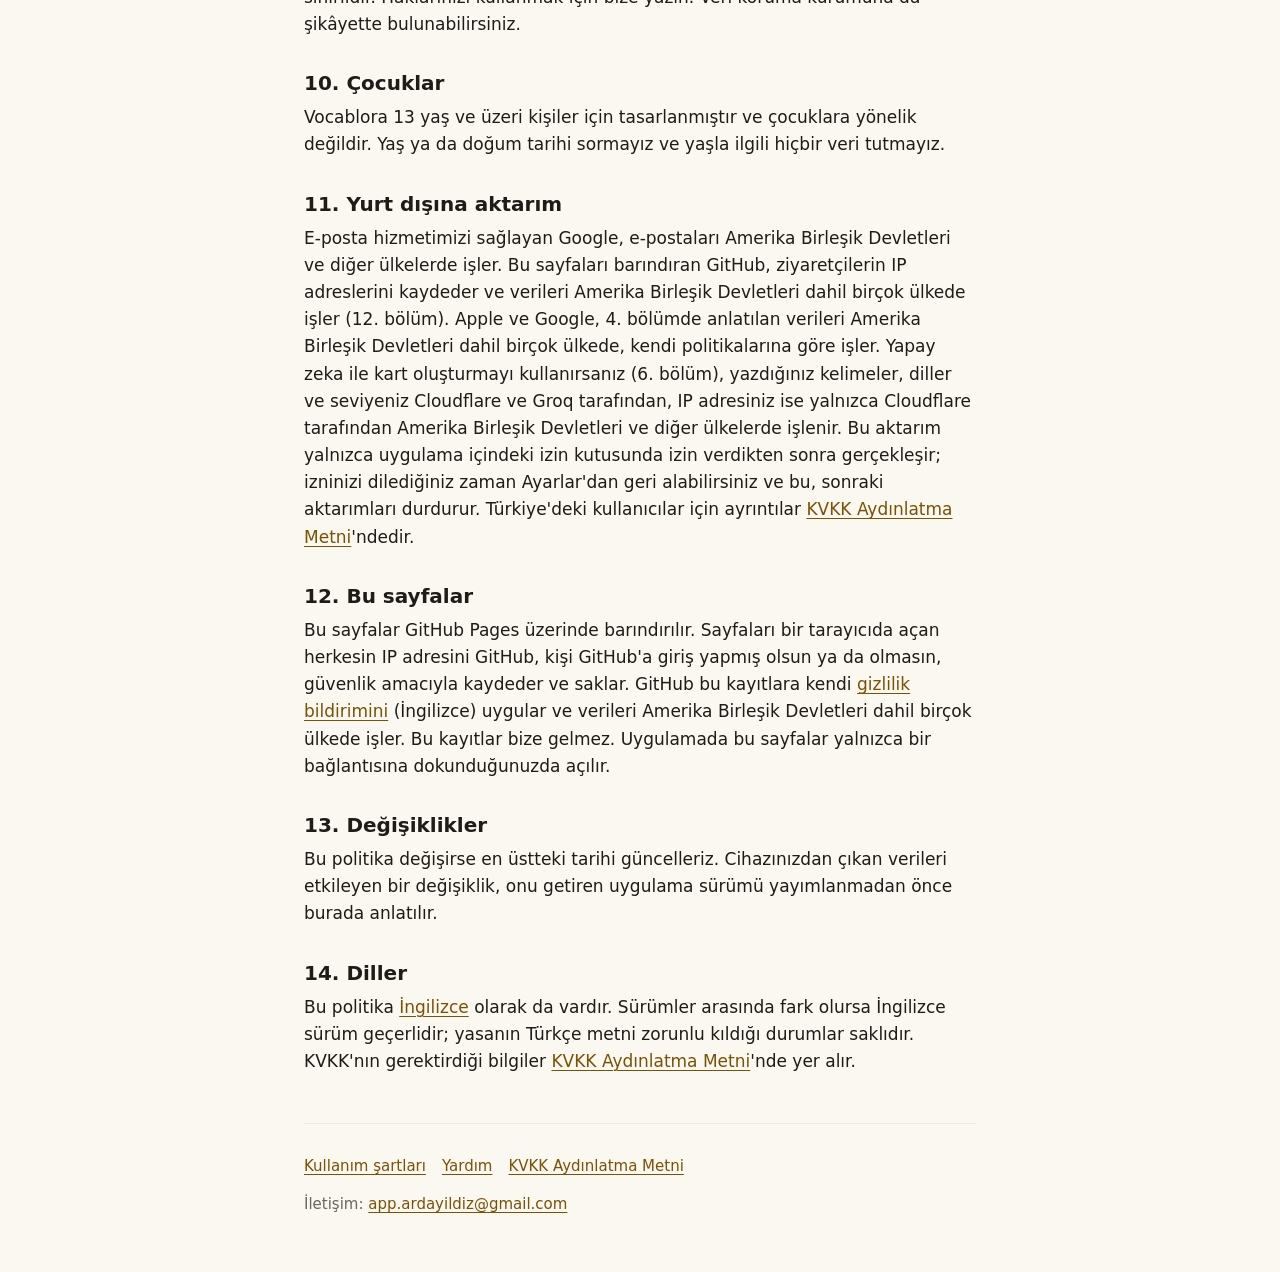
<file: tr/privacy/index.html>
<!doctype html>
<html lang="tr">
  <head>
    <meta charset="utf-8" />
    <meta name="viewport" content="width=device-width, initial-scale=1.0, viewport-fit=cover" />
    <title>Gizlilik politikası | Vocablora</title>
    <meta
      name="description"
      content="Vocablora uygulaması verileri nasıl ele alır: desteleriniz cihazınızda kalır."
    />
    <link rel="icon" href="../../favicon.svg" type="image/svg+xml" />
    <link rel="alternate" hreflang="en" href="../../privacy/" />
    <link rel="stylesheet" href="../../legal.css" />
  </head>
  <body>
    <main class="page">
      <a class="back" href="../">Vocablora</a>
      <h1>Gizlilik politikası</h1>
      <p class="updated">Son güncelleme: 13 Kasım 2026</p>
      <p><a href="../../privacy/" hreflang="en" lang="en">English</a></p>

      <p class="note">
        Desteleriniz ve ayarlarınız cihazınızda kalır. Vocablora uygulamasında hesap, analiz, reklam
        ve çerez yoktur. İnternete yalnızca yapay zeka ile kart oluşturmayı seçtiğinizde, bu yasal
        sayfaları açtığınızda ya da bize yazdığınızda bağlanır.
      </p>

      <h2>1. Biz kimiz</h2>
      <p>
        Vocablora, Arda Yıldız tarafından geliştirilen bir kelime kartı uygulamasıdır; veri
        sorumlusu Arda Yıldız'dır. Bize
        <a href="mailto:app.ardayildiz@gmail.com">app.ardayildiz@gmail.com</a> adresinden
        ulaşabilirsiniz.
      </p>
      <p>
        Bu politika, App Store ve Google Play üzerinden dağıtılan Vocablora uygulamasını kapsar.
      </p>

      <h2>2. Cihazınızda kalanlar</h2>
      <p>
        Vocablora aşağıdakileri cihazınızda, uygulamanın kendi deposunda saklar. Bunlar bize hiçbir
        zaman gönderilmez ve biz bunları göremeyiz.
      </p>
      <ul>
        <li>
          Desteleriniz: adları, dilleri, seviyeleri, kelimeleri, anlamları, örnek cümleleri ile
          oluşturulma ve değiştirilme zamanları.
        </li>
        <li>
          Ayarlarınız: uygulama dili, tema, deste düzeni, çalışma yöntemi, son oluşturduğunuz
          destenin öğrenilen dili, anlam dili ve seviyesi (bir sonraki destenin varsayılanları),
          yapay zeka ile kart oluşturma izin ayarınız (varsayılan olarak kapalı),
          titreşimin açık olup olmadığı ve günlük hatırlatıcının açık olup olmadığı ile saati.
        </li>
        <li>
          Eklemekte olduğunuz yarım bir deste ya da bir desteye eklemekte olduğunuz yarım kalan
          kelimeler; bir sohbet uygulamasına geçip dönerken kaybolmasın diye. Kaydettiğinizde ya da
          vazgeçtiğinizde silinir.
        </li>
        <li>
          En son hangi ekranda olduğunuz; cihazınız uygulamayı arka planda kapatırsa uygulama o
          ekranı 15 dakika içinde yeniden açabilsin diye.
        </li>
        <li>
          Uygulamayı değerlendirme isteği için: uygulamayı ilk açtığınız zaman, hangi günlerde bir
          çalışma oturumunu bitirdiğiniz, kaç oturum bitirdiğiniz ve uygulamanın en son ne zaman
          sorduğu. Uygulama bunları yalnızca seyrek sormak için kullanır ve hiçbir yerde göstermez.
        </li>
      </ul>
      <p>
        Vocablora çalışma oturumlarınızı ya da sonuçlarını kaydetmez; yalnızca yukarıdaki sayaçları
        tutar. Uygulama dilini seçmek için
        cihazınızın dil listesini okur, ancak bu listeyi saklamaz.
      </p>
      <p>
        Cihazınıza ve yedekleme ayarlarınıza göre, cihazınızın kendi yedeği (örneğin iCloud ya da
        Google yedeği) uygulamanın verilerini içerebilir. Bu yedek, Apple ya da Google'daki
        hesabınıza aittir ve biz onu göremeyiz.
      </p>

      <h2>3. İnternet bağlantıları</h2>
      <p>
        Uygulama çalışmak için ihtiyaç duyduğu her şeyi içinde taşır. Kendi başına internete
        bağlanmaz; bize ya da başka birine hiçbir şey göndermez. Bunun tek istisnaları sizin
        başlattıklarınızdır: yapay zeka ile kart oluşturmak (6. bölüm), bu sayfaları Ayarlar'dan ya
        da Lisanslar sayfasından açmak (12. bölüm) ve bize yazmak (8. bölüm). Kendi güncelleme
        kontrolü yoktur: yeni sürümler App Store ya da Google Play üzerinden gelir. Google Play'den
        yüklenen sürüme Google, uygulamanın Google Play'den yüklendiğini denetleyen bir kod ekler; bu
        kod ve uygulamanın içinde çalışan Android bileşenleri, Google'ın politikalarına göre Google
        ile iletişim kurabilir.
      </p>

      <h2>4. App Store ve Google Play</h2>
      <p>
        Uygulamanın indirilmesini, kurulmasını ve güncellenmesini Apple ve Google kendi gizlilik
        politikalarına göre yürütür. Cihazınızın analiz ya da tanılama verilerini uygulama
        geliştiricileriyle paylaşmasına izin verirseniz (iPhone'da analiz ayarlarında, Android'de
        kullanım ve tanılama ayarında), Apple ya da Google bize geliştirici araçlarında çökme ve
        performans bilgileri gösterebilir: uygulama sürümüne, cihaz modeline, sistem sürümüne ve
        ülke ya da bölgeye göre kaç cihazda sorun çıktığı gibi istatistikler ve sorunun uygulama
        kodunun neresinde çıktığını, cihaz modelini, sistem ve uygulama sürümünü ve zamanı gösteren
        bazı tekil çökme raporları. Apple'ın raporlarında, cihaz sıfırlanana kadar aynı cihazdan
        gelen her raporda aynı kalan bir kod da bulunabilir; bu yüzden bu raporlar tamamen anonim
        değildir.
      </p>
      <p>
        Apple ve Google, raporlardan kişisel ya da hassas olabilecek bilgileri çıkardıklarını
        belirtir; tanımladıkları alanlar arasında ad, e-posta adresi, hesap ya da IP adresi yoktur. Bu
        raporları yalnızca sorunları bulup düzeltmek için kullanırız. Apple ve Google'ın bunları
        toplamasını durdurmamızı sağlayan bir ayar bilmiyoruz; bu ayar sizin cihazınızdadır.
        Uygulamayı TestFlight ile test ederseniz Apple, cihaz ayarlarınızdan bağımsız olarak çökme
        raporlarını paylaşır ve TestFlight üzerinden gönderdiğiniz geri bildirim bize adınız, e-posta
        adresiniz ve bazı cihaz bilgileriyle ulaşır.
      </p>
      <p>
        Uygulama seyrek olarak sizden kendisini değerlendirmenizi isteyebilir.
        Değerlendirme penceresi Apple'a ya da Google'a aittir ve oraya yazdıklarınız kendi
        politikalarına göre bize değil onlara gider.
      </p>

      <h2>5. Sohbet servisiyle deste oluşturma</h2>
      <p>
        Deste eklemek için bir istemi kopyalayıp seçtiğiniz bir sohbet servisine
        yapıştırabilirsiniz. İstem seçtiğiniz dilleri, seviyeyi, sabit talimatları ve yazdığınız ya da hazır bir listeden seçtiğiniz kelimeleri
        içerir. Vocablora sohbet servisine hiçbir şey göndermez ve panonuzu hiçbir zaman okumaz:
        kopyalama ve yapıştırmayı siz yaparsınız. O servise yazdıklarınız, servisin kendi gizlilik
        politikası ve koşullarına tabidir.
      </p>

      <h2>6. Yapay zeka ile kart oluşturma</h2>
      <p>
        Uygulamada kendi kelimelerinizi yazarak isteğe bağlı olarak kart oluşturabilirsiniz. Bu
        özellik varsayılan olarak kapalıdır ve izninizi gerektirir.
      </p>
      <p>
        "İzin ver"e dokunup yapay zeka ile deste oluşturmayı ya da kelime eklemeyi seçtiğinizde Vocablora, kartlarınızı
        oluşturmak için yazdığınız kelimeleri, öğrendiğiniz dili, anlam dilini ve seviyenizi
        şifreli bir HTTPS bağlantısı üzerinden geliştirici tarafından işletilen bir Cloudflare
        Worker'a, oradan da bir yapay zeka servisi olan
        <a href="https://groq.com/privacy-policy/">Groq</a>'a gönderir.
      </p>
      <p>
        <a href="https://www.cloudflare.com/privacypolicy/">Cloudflare</a>, isteği yönlendirdiği
        için cihazınızın IP adresini görür. Kötüye kullanımı sınırlamak için Worker'ımız IP
        adresinizden ve tarihten gizli bir anahtarla bir kod hesaplar; bu yüzden kod her gün değişir.
        Worker'ımız IP adresinizi değil bu kodu Cloudflare'in istek sınırlama özelliğine verir; bu
        özellik her kod için istek sayısını Cloudflare'in koşullarına göre tutar. Kod anonim
        değildir: anahtara sahip olan biri onu bir IP adresiyle eşleştirebilir. Worker kodumuz bu
        kodu, IP adresinizi ya da kelimelerinizi hiçbir yere yazmaz ve Worker kayıtları kapalıdır.
        Cloudflare, ağ trafiğini Amerika Birleşik Devletleri ve diğer ülkelerde kendi gizlilik
        politikasına göre işler.
      </p>
      <p>
        Worker'ımız Groq'a yalnızca kelimeleri, dilleri, seviyeyi ve sabit talimatları gönderir; IP
        adresinizi ya da herhangi bir cihaz kimliğini eklemez. Groq bunları kartları oluşturmak için
        işler. Hesabımızda veri saklamama (Zero Data Retention) ayarı açıktır ve Groq, bu ayar
        açıkken girdileri ve çıktıları saklamadığını belirtir. Groq, girdi ve çıktı içermediğini
        belirttiği kullanım üst verilerini (metadata) ise hizmet etkinliğini ve performansı ölçmek
        için tutar. Groq, bizimle yaptığı sözleşme gereği kelimelerinizi biz izin vermedikçe ya da
        talimat vermedikçe model eğitmek için kullanamaz; böyle bir izin vermedik. İşleme Amerika
        Birleşik Devletleri ve diğer ülkelerde olabilir.
      </p>
      <p>
        Oluşturulan kartlar doğrudan cihazınıza döner ve uygulamanın yerel deposuna kaydedilir; bizim
        tarafımızdan hiçbir sunucuda tutulmaz. Lütfen kelimelerinizin arasına kişisel bilgi
        yazmayın. Uygulama göndermeden önce kelimeleri kontrol eder: bir kelime e-posta adresine,
        internet adresine ya da telefon numarası gibi uzun bir numaraya benziyorsa uygulama o
        kelimeyi gösterir ve hiçbir şey göndermez. Worker'ımız aynı kontrolü bir kez daha yapar:
        böyle bir kelime ona yine de ulaşırsa (örneğin uygulamanın eski bir sürümünden), istek
        Cloudflare'e ve Worker'ımıza ulaşmış olur, ancak Worker'ımız isteği reddeder ve Groq'a
        iletmez. İki kontrol de yalnızca açık durumları yakalar; yazdığınız diğer kişisel bilgiler,
        diğer kelimeler gibi gönderilir.
      </p>
      <p>
        Bu özelliği dilediğiniz zaman Ayarlar'daki "Yapay zeka ile kart oluşturma" seçeneğinden
        açıp kapatabilirsiniz.
      </p>

      <h2>7. Yapmadıklarımız</h2>
      <ul>
        <li>Hesap açmanızı ya da giriş yapmanızı istemeyiz.</li>
        <li>Çerez, analiz, reklam ya da izleme kullanmayız.</li>
        <li>Verilerinizi satmayız ve paylaşmayız.</li>
        <li>
          Konumunuza, kameranıza, mikrofonunuza, kişilerinize ya da fotoğraflarınıza erişim
          istemeyiz. Ayarlar'da günlük hatırlatıcıyı açarsanız uygulama bildirim göstermek için izin
          ister; hatırlatıcı cihazınızda kurulur ve bize hiçbir şey gönderilmez.
        </li>
      </ul>

      <h2>8. Bize e-posta gönderirseniz</h2>
      <p>
        Bize yazarsanız e-posta adresinizi, varsa adınızı, mesajınızı ve eklediğiniz dosyaları
        alırız. Bunları yalnızca size yanıt vermek için kullanırız: sizi hiçbir listeye eklemeyiz ve
        mesajınızı başka bir amaçla kullanmayız. E-posta kutumuz bir Gmail hesabıdır; bu yüzden
        mesajlar Google'ın Amerika Birleşik Devletleri ve diğer ülkelerdeki sunucularında, Google'ın
        kendi gizlilik politikasına göre saklanır ve işlenir. Lütfen yalnızca size yanıt vermemiz
        için gerekenleri yazın; biz istemedikçe dosya, belge ya da başka kişilerin bilgilerini
        göndermeyin.
      </p>
      <p>
        Bir yazışmayı son mesajından en geç 6 ay sonra, isterseniz daha önce sileriz. Bunu elle
        yaparız: ayda bir, son mesajı 5 aydan eski yazışmaları siler ve Gmail'in çöp kutusunu hemen
        boşaltırız; böylece yazışmalar, Gmail'in 30 gün sonra kendiliğinden silmesini çöp kutusunda
        beklemez. Bundan sonra Google veriyi kendi saklama politikasına göre sistemlerinden kaldırır;
        Google bunun genellikle yaklaşık 2 ay sürdüğünü ve şifreli yedeklerinde verinin 6 aya kadar
        kalabildiğini belirtir.
      </p>

      <h2>9. Seçenekleriniz ve haklarınız</h2>
      <ul>
        <li>Bir desteyi uygulamada istediğiniz zaman silebilirsiniz.</li>
        <li>
          Her şeyi silmek için uygulamayı silin: bu, verilerini cihazınızdan kaldırır. Daha önce
          alınmış bir cihaz yedeği, o yedek yenilenene ya da silinene kadar kendi kopyasını tutar.
        </li>
        <li>Vocablora destelerinizin kopyasını tutmaz ve kaybolan desteleri geri getiremez.</li>
      </ul>
      <p>
        Yaşadığınız yere göre, Türkiye'deki KVKK ya da AB'deki GDPR gibi veri koruma yasaları size
        kişisel verilerinize erişme, onları düzelttirme, sildirme ve işlenmesine itiraz etme hakları
        tanır. Desteleriniz bize hiç ulaşmadığı için işlediğimiz kişisel veriler; bize
        gönderdiğiniz e-postalar, 6. bölümde anlatılan ve Worker'ımızın kaydetmeden ilettiği yapay
        zeka istekleri ve 4. bölümde anlatılan, Apple ve Google'ın geliştirici araçlarında
        gördüğümüz ve başka bir yerde saklamadığımız çökme raporları ve TestFlight geri
        bildirimleriyle sınırlıdır. Haklarınızı
        kullanmak için bize yazın. Veri koruma kurumuna da şikâyette bulunabilirsiniz.
      </p>

      <h2>10. Çocuklar</h2>
      <p>
        Vocablora 13 yaş ve üzeri kişiler için tasarlanmıştır ve çocuklara yönelik değildir. Yaş ya
        da doğum tarihi sormayız ve yaşla ilgili hiçbir veri tutmayız.
      </p>

      <h2>11. Yurt dışına aktarım</h2>
      <p>
        E-posta hizmetimizi sağlayan Google, e-postaları Amerika Birleşik Devletleri ve diğer
        ülkelerde işler. Bu sayfaları barındıran GitHub, ziyaretçilerin IP adreslerini kaydeder ve
        verileri Amerika Birleşik Devletleri dahil birçok ülkede işler (12. bölüm). Apple ve Google, 4. bölümde anlatılan verileri Amerika Birleşik Devletleri dahil birçok
        ülkede, kendi politikalarına göre işler. Yapay zeka ile kart oluşturmayı kullanırsanız
        (6. bölüm), yazdığınız kelimeler, diller ve seviyeniz Cloudflare ve Groq tarafından, IP
        adresiniz ise yalnızca Cloudflare tarafından Amerika Birleşik Devletleri ve diğer ülkelerde
        işlenir. Bu aktarım yalnızca uygulama içindeki izin kutusunda izin verdikten sonra
        gerçekleşir; izninizi dilediğiniz zaman Ayarlar'dan geri alabilirsiniz ve bu, sonraki
        aktarımları durdurur. Türkiye'deki kullanıcılar için ayrıntılar
        <a href="../kvkk/">KVKK Aydınlatma Metni</a>'ndedir.
      </p>

      <h2>12. Bu sayfalar</h2>
      <p>
        Bu sayfalar GitHub Pages üzerinde barındırılır. Sayfaları bir tarayıcıda açan herkesin IP
        adresini GitHub, kişi GitHub'a giriş yapmış olsun ya da olmasın, güvenlik amacıyla kaydeder
        ve saklar. GitHub bu kayıtlara kendi
        <a
          href="https://docs.github.com/en/site-policy/privacy-policies/github-general-privacy-statement"
          hreflang="en"
          >gizlilik bildirimini</a
        >
        (İngilizce) uygular ve verileri Amerika Birleşik Devletleri dahil birçok ülkede işler. Bu
        kayıtlar bize gelmez. Uygulamada bu sayfalar yalnızca bir bağlantısına dokunduğunuzda
        açılır.
      </p>

      <h2>13. Değişiklikler</h2>
      <p>
        Bu politika değişirse en üstteki tarihi güncelleriz. Cihazınızdan çıkan verileri etkileyen
        bir değişiklik, onu getiren uygulama sürümü yayımlanmadan önce burada anlatılır.
      </p>

      <h2>14. Diller</h2>
      <p>
        Bu politika <a href="../../privacy/" hreflang="en" lang="en">İngilizce</a> olarak da vardır.
        Sürümler arasında fark olursa İngilizce sürüm geçerlidir; yasanın Türkçe metni zorunlu
        kıldığı durumlar saklıdır. KVKK'nın gerektirdiği bilgiler
        <a href="../kvkk/">KVKK Aydınlatma Metni</a>'nde yer alır.
      </p>

      <footer>
        <nav aria-label="Vocablora sayfaları">
          <ul>
            <li><a href="../terms/">Kullanım şartları</a></li>
            <li><a href="../help/">Yardım</a></li>
            <li><a href="../kvkk/">KVKK Aydınlatma Metni</a></li>
          </ul>
        </nav>
        <p>İletişim: <a href="mailto:app.ardayildiz@gmail.com">app.ardayildiz@gmail.com</a></p>
      </footer>
    </main>
  </body>
</html>
</file>
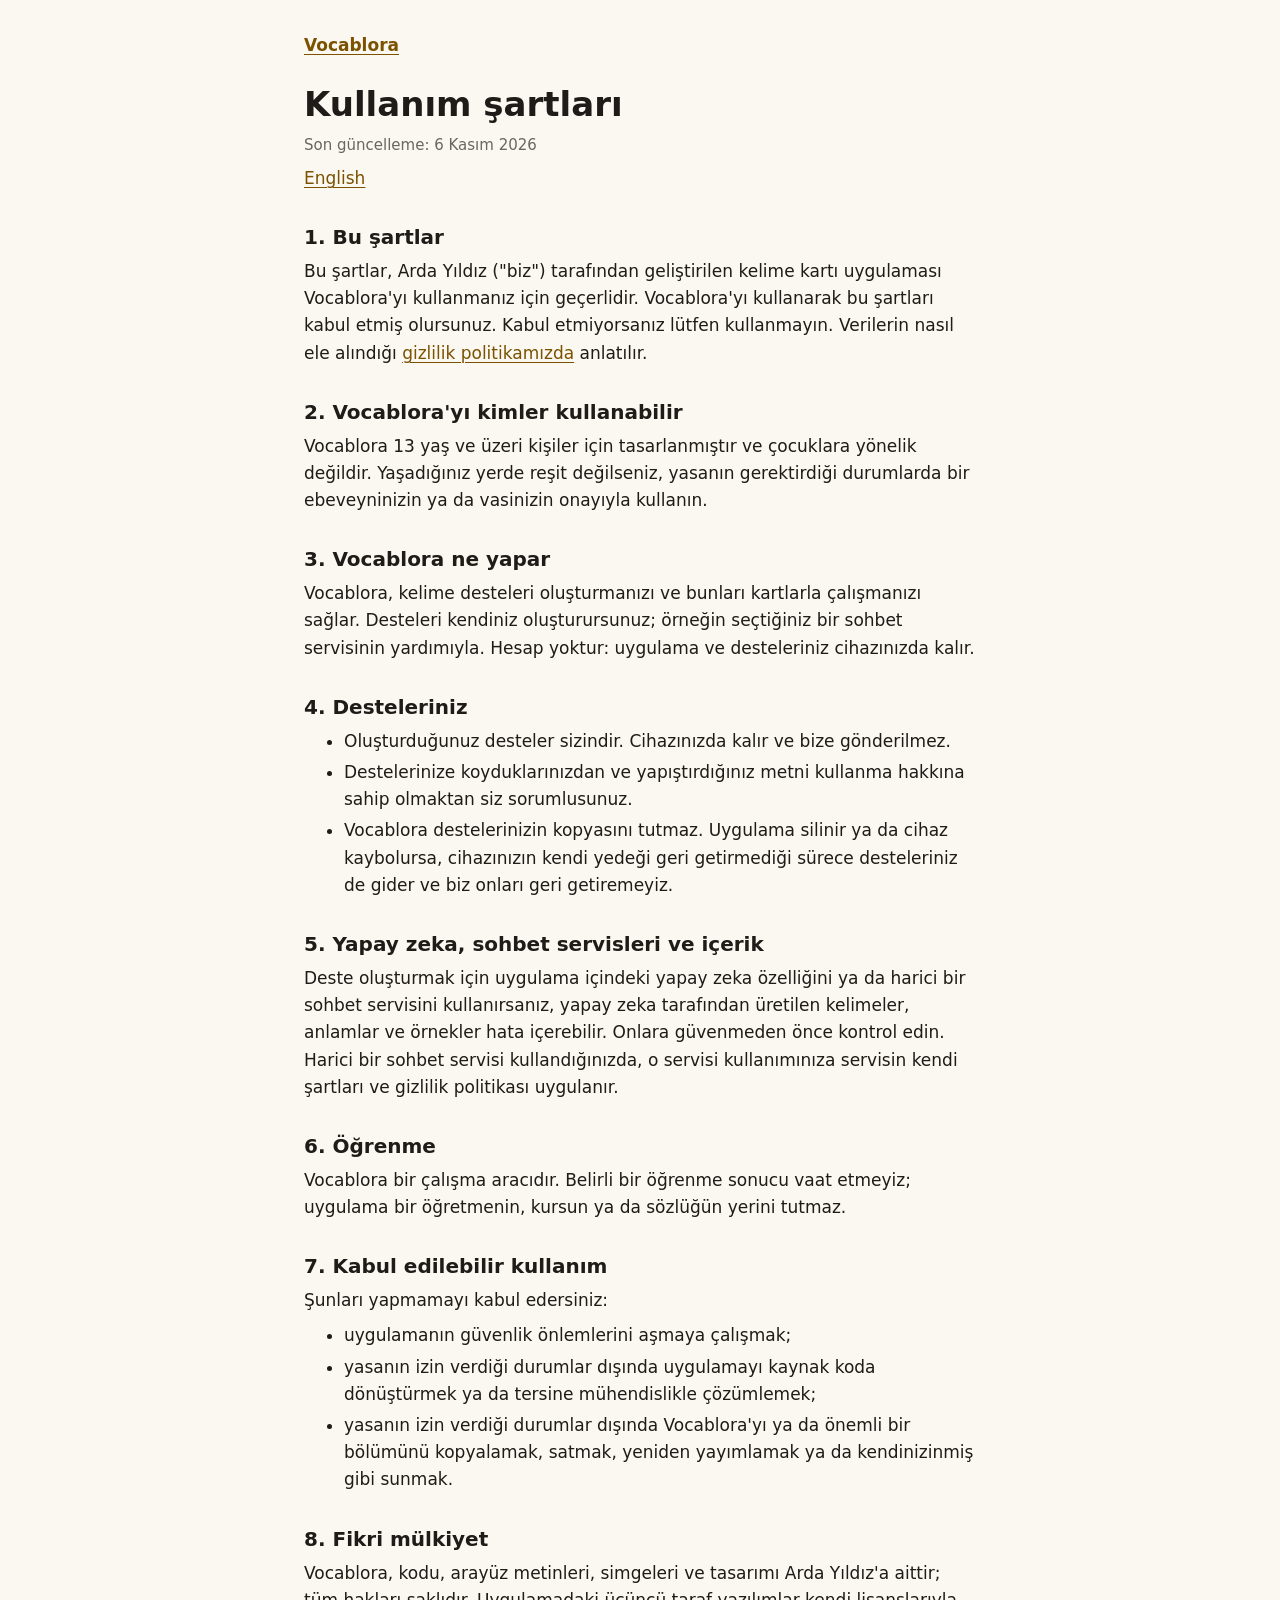
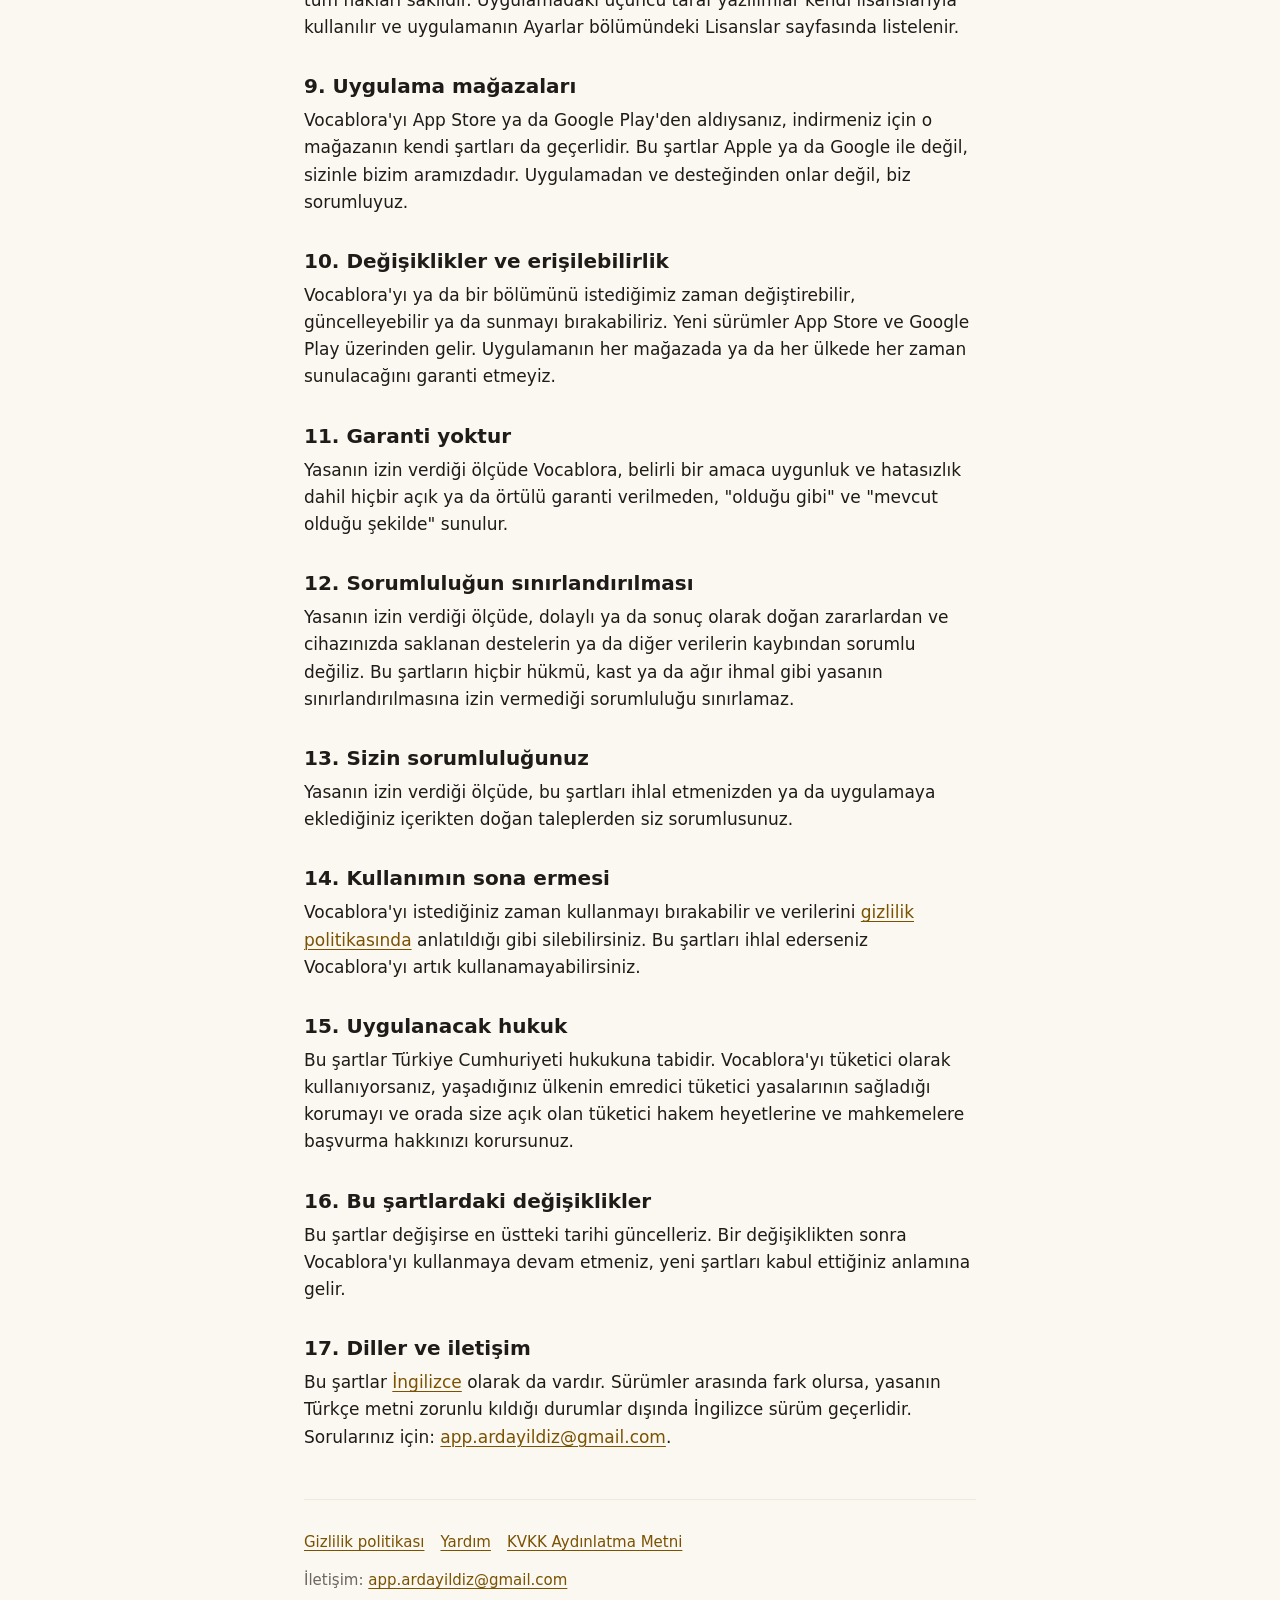
<file: tr/terms/index.html>
<!doctype html>
<html lang="tr">
  <head>
    <meta charset="utf-8" />
    <meta name="viewport" content="width=device-width, initial-scale=1.0, viewport-fit=cover" />
    <title>Kullanım şartları | Vocablora</title>
    <meta name="description" content="Vocablora uygulamasını kullanma şartları." />
    <link rel="icon" href="../../favicon.svg" type="image/svg+xml" />
    <link rel="alternate" hreflang="en" href="../../terms/" />
    <link rel="stylesheet" href="../../legal.css" />
  </head>
  <body>
    <main class="page">
      <a class="back" href="../">Vocablora</a>
      <h1>Kullanım şartları</h1>
      <p class="updated">Son güncelleme: 6 Kasım 2026</p>
      <p><a href="../../terms/" hreflang="en" lang="en">English</a></p>

      <h2>1. Bu şartlar</h2>
      <p>
        Bu şartlar, Arda Yıldız ("biz") tarafından geliştirilen kelime kartı uygulaması Vocablora'yı
        kullanmanız için geçerlidir. Vocablora'yı kullanarak bu şartları kabul etmiş olursunuz.
        Kabul etmiyorsanız lütfen kullanmayın. Verilerin nasıl ele alındığı
        <a href="../privacy/">gizlilik politikamızda</a> anlatılır.
      </p>

      <h2>2. Vocablora'yı kimler kullanabilir</h2>
      <p>
        Vocablora 13 yaş ve üzeri kişiler için tasarlanmıştır ve çocuklara yönelik değildir.
        Yaşadığınız yerde reşit değilseniz, yasanın gerektirdiği durumlarda bir ebeveyninizin ya da
        vasinizin onayıyla kullanın.
      </p>

      <h2>3. Vocablora ne yapar</h2>
      <p>
        Vocablora, kelime desteleri oluşturmanızı ve bunları kartlarla çalışmanızı sağlar. Desteleri
        kendiniz oluşturursunuz; örneğin seçtiğiniz bir sohbet servisinin yardımıyla. Hesap yoktur:
        uygulama ve desteleriniz cihazınızda kalır.
      </p>

      <h2>4. Desteleriniz</h2>
      <ul>
        <li>Oluşturduğunuz desteler sizindir. Cihazınızda kalır ve bize gönderilmez.</li>
        <li>
          Destelerinize koyduklarınızdan ve yapıştırdığınız metni kullanma hakkına sahip olmaktan
          siz sorumlusunuz.
        </li>
        <li>
          Vocablora destelerinizin kopyasını tutmaz. Uygulama silinir ya da cihaz kaybolursa,
          cihazınızın kendi yedeği geri getirmediği sürece desteleriniz de gider ve biz onları geri
          getiremeyiz.
        </li>
      </ul>

      <h2>5. Yapay zeka, sohbet servisleri ve içerik</h2>
      <p>
        Deste oluşturmak için uygulama içindeki yapay zeka özelliğini ya da harici bir sohbet
        servisini kullanırsanız, yapay zeka tarafından üretilen kelimeler, anlamlar ve örnekler
        hata içerebilir. Onlara güvenmeden önce kontrol edin. Harici bir sohbet servisi
        kullandığınızda, o servisi kullanımınıza servisin kendi şartları ve gizlilik politikası
        uygulanır.
      </p>

      <h2>6. Öğrenme</h2>
      <p>
        Vocablora bir çalışma aracıdır. Belirli bir öğrenme sonucu vaat etmeyiz; uygulama bir
        öğretmenin, kursun ya da sözlüğün yerini tutmaz.
      </p>

      <h2>7. Kabul edilebilir kullanım</h2>
      <p>Şunları yapmamayı kabul edersiniz:</p>
      <ul>
        <li>uygulamanın güvenlik önlemlerini aşmaya çalışmak;</li>
        <li>
          yasanın izin verdiği durumlar dışında uygulamayı kaynak koda dönüştürmek ya da tersine
          mühendislikle çözümlemek;
        </li>
        <li>
          yasanın izin verdiği durumlar dışında Vocablora'yı ya da önemli bir bölümünü kopyalamak,
          satmak, yeniden yayımlamak ya da kendinizinmiş gibi sunmak.
        </li>
      </ul>

      <h2>8. Fikri mülkiyet</h2>
      <p>
        Vocablora, kodu, arayüz metinleri, simgeleri ve tasarımı Arda Yıldız'a aittir; tüm hakları
        saklıdır. Uygulamadaki üçüncü taraf yazılımlar kendi lisanslarıyla kullanılır ve uygulamanın
        Ayarlar bölümündeki Lisanslar sayfasında listelenir.
      </p>

      <h2>9. Uygulama mağazaları</h2>
      <p>
        Vocablora'yı App Store ya da Google Play'den aldıysanız, indirmeniz için o mağazanın kendi
        şartları da geçerlidir. Bu şartlar Apple ya da Google ile değil, sizinle bizim aramızdadır.
        Uygulamadan ve desteğinden onlar değil, biz sorumluyuz.
      </p>

      <h2>10. Değişiklikler ve erişilebilirlik</h2>
      <p>
        Vocablora'yı ya da bir bölümünü istediğimiz zaman değiştirebilir, güncelleyebilir ya da
        sunmayı bırakabiliriz. Yeni sürümler App Store ve Google Play üzerinden gelir. Uygulamanın
        her mağazada ya da her ülkede her zaman sunulacağını garanti etmeyiz.
      </p>

      <h2>11. Garanti yoktur</h2>
      <p>
        Yasanın izin verdiği ölçüde Vocablora, belirli bir amaca uygunluk ve hatasızlık dahil hiçbir
        açık ya da örtülü garanti verilmeden, "olduğu gibi" ve "mevcut olduğu şekilde" sunulur.
      </p>

      <h2>12. Sorumluluğun sınırlandırılması</h2>
      <p>
        Yasanın izin verdiği ölçüde, dolaylı ya da sonuç olarak doğan zararlardan ve cihazınızda
        saklanan destelerin ya da diğer verilerin kaybından sorumlu değiliz. Bu şartların hiçbir
        hükmü, kast ya da ağır ihmal gibi yasanın sınırlandırılmasına izin vermediği sorumluluğu
        sınırlamaz.
      </p>

      <h2>13. Sizin sorumluluğunuz</h2>
      <p>
        Yasanın izin verdiği ölçüde, bu şartları ihlal etmenizden ya da uygulamaya eklediğiniz
        içerikten doğan taleplerden siz sorumlusunuz.
      </p>

      <h2>14. Kullanımın sona ermesi</h2>
      <p>
        Vocablora'yı istediğiniz zaman kullanmayı bırakabilir ve verilerini
        <a href="../privacy/">gizlilik politikasında</a> anlatıldığı gibi silebilirsiniz. Bu
        şartları ihlal ederseniz Vocablora'yı artık kullanamayabilirsiniz.
      </p>

      <h2>15. Uygulanacak hukuk</h2>
      <p>
        Bu şartlar Türkiye Cumhuriyeti hukukuna tabidir. Vocablora'yı tüketici olarak
        kullanıyorsanız, yaşadığınız ülkenin emredici tüketici yasalarının sağladığı korumayı ve
        orada size açık olan tüketici hakem heyetlerine ve mahkemelere başvurma hakkınızı
        korursunuz.
      </p>

      <h2>16. Bu şartlardaki değişiklikler</h2>
      <p>
        Bu şartlar değişirse en üstteki tarihi güncelleriz. Bir değişiklikten sonra Vocablora'yı
        kullanmaya devam etmeniz, yeni şartları kabul ettiğiniz anlamına gelir.
      </p>

      <h2>17. Diller ve iletişim</h2>
      <p>
        Bu şartlar <a href="../../terms/" hreflang="en" lang="en">İngilizce</a> olarak da vardır.
        Sürümler arasında fark olursa, yasanın Türkçe metni zorunlu kıldığı durumlar dışında
        İngilizce sürüm geçerlidir. Sorularınız için:
        <a href="mailto:app.ardayildiz@gmail.com">app.ardayildiz@gmail.com</a>.
      </p>

      <footer>
        <nav aria-label="Vocablora sayfaları">
          <ul>
            <li><a href="../privacy/">Gizlilik politikası</a></li>
            <li><a href="../help/">Yardım</a></li>
            <li><a href="../kvkk/">KVKK Aydınlatma Metni</a></li>
          </ul>
        </nav>
        <p>İletişim: <a href="mailto:app.ardayildiz@gmail.com">app.ardayildiz@gmail.com</a></p>
      </footer>
    </main>
  </body>
</html>
</file>
<file: legal.css>
/* Shared style of the static legal pages: the privacy, terms, help and KVKK pages published from
   legal/ to GitHub Pages, and the licences page shipped in the app (public/licenses/). Both copies
   of this file are identical. The pages are plain HTML with no script, so they render for store
   crawlers and under a CSP of style-src 'self'. Colours are the app's "Sun" tokens; they follow the
   system theme because the app's own theme choice lives in storage that a static page does not
   read. */
:root {
  color-scheme: light dark;
  --page: #fbf8f1;
  --surface: #ffffff;
  --text: #1e1b18;
  --muted: #6b665f;
  --border: #efe9dc;
  --link: #7a5200;
  --focus: #7a5200;
  --chip: #fff3cf;
}

@media (prefers-color-scheme: dark) {
  :root {
    --page: #161310;
    --surface: #221e18;
    --text: #fffcf5;
    --muted: #b8aea0;
    --border: #342e25;
    --link: #ffd766;
    --focus: #ffc233;
    --chip: #4a3c1d;
  }
}

* {
  box-sizing: border-box;
}

html {
  -webkit-text-size-adjust: 100%;
  text-size-adjust: 100%;
}

body {
  margin: 0;
  background: var(--page);
  color: var(--text);
  font:
    1.0625rem/1.6 system-ui,
    -apple-system,
    'Segoe UI',
    Roboto,
    'Noto Sans',
    sans-serif;
  overflow-wrap: anywhere;
}

.page {
  width: min(100%, 44rem);
  margin-inline: auto;
  padding: max(1.5rem, env(safe-area-inset-top)) max(1rem, env(safe-area-inset-right))
    max(3rem, env(safe-area-inset-bottom)) max(1rem, env(safe-area-inset-left));
}

.back {
  display: inline-flex;
  min-height: 2.75rem;
  align-items: center;
  font-weight: 650;
}

h1 {
  margin: 1rem 0 0.25rem;
  font-size: clamp(1.75rem, 1.4rem + 1.4vw, 2.125rem);
  line-height: 1.2;
}

h2 {
  margin: 2rem 0 0.5rem;
  font-size: 1.25rem;
  line-height: 1.3;
}

h3 {
  margin: 1.5rem 0 0.25rem;
  font-size: 1.0625rem;
}

p,
ul,
ol,
table {
  margin: 0.5rem 0;
}

li + li {
  margin-top: 0.25rem;
}

.updated,
.note {
  color: var(--muted);
  font-size: 0.9375rem;
}

/* The transparent border draws the box in forced colors, where backgrounds are dropped. */
.note {
  padding: 0.75rem 1rem;
  border: 1px solid transparent;
  border-radius: 0.75rem;
  background: var(--chip);
  color: var(--text);
}

a {
  color: var(--link);
  text-decoration-thickness: 0.08em;
  text-underline-offset: 0.18em;
}

a:focus-visible,
pre:focus-visible {
  outline: 3px solid var(--focus);
  outline-offset: 2px;
  border-radius: 0.25rem;
}

table {
  width: 100%;
  border-collapse: collapse;
  font-size: 0.9375rem;
}

th,
td {
  padding: 0.5rem;
  border-block-end: 1px solid var(--border);
  text-align: start;
  vertical-align: top;
}

code {
  font-size: 0.9em;
}

/* Example JSON scrolls inside its own box, so a narrow screen never scrolls the page sideways.
   The box takes focus (tabindex in the markup), so a keyboard can scroll it too. */
pre {
  overflow-x: auto;
  margin: 0.75rem 0;
  padding: 0.75rem 1rem;
  border: 1px solid var(--border);
  border-radius: 0.75rem;
  background: var(--surface);
  overflow-wrap: normal;
}

footer {
  margin-block-start: 3rem;
  padding-block-start: 1rem;
  border-block-start: 1px solid var(--border);
  color: var(--muted);
  font-size: 0.9375rem;
}

nav ul {
  display: flex;
  flex-wrap: wrap;
  gap: 0.25rem 1rem;
  padding: 0;
  list-style: none;
}

/* The footer links wrap into even rows (no list spacing) and are at least 24px tall to tap. */
nav li + li {
  margin-top: 0;
}

nav a {
  display: inline-block;
  padding-block: 0.375rem;
}
</file>
